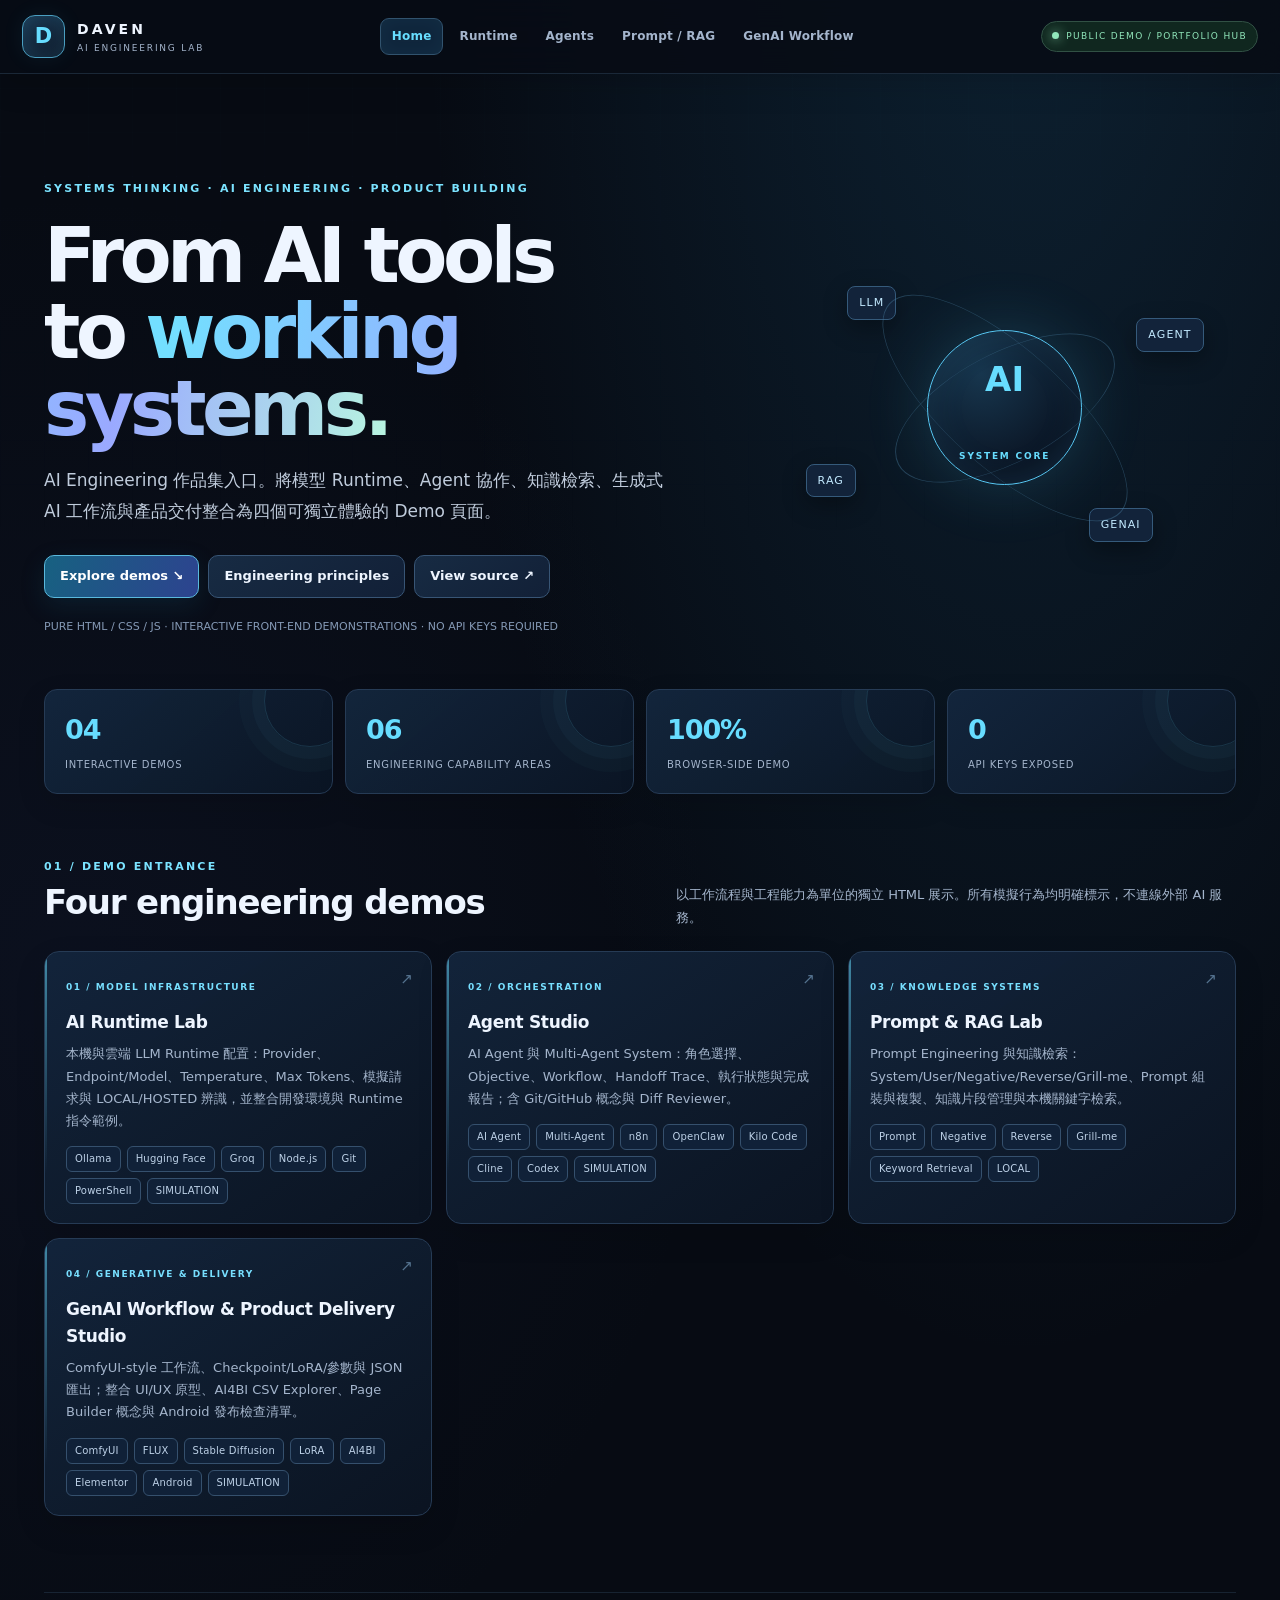
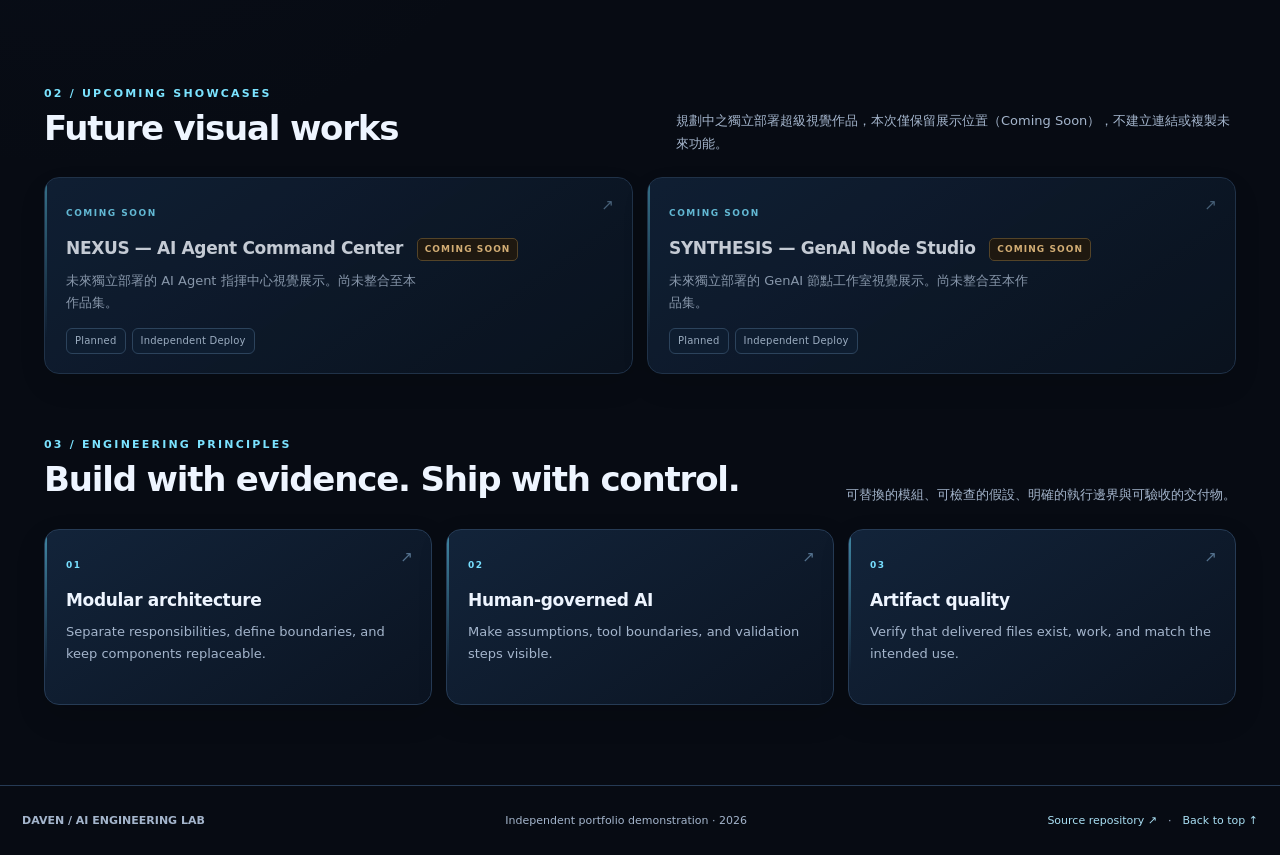
<file: index.html>
﻿<!doctype html>
<html lang="zh-Hant">
<head>
<meta charset="utf-8">
<meta name="viewport" content="width=device-width, initial-scale=1">
<meta name="theme-color" content="#080d18">
<meta name="description" content="Daven — AI Engineering Lab 作品集入口，四個獨立互動 Demo。">
<title>Daven | AI Engineering Lab</title>
<link rel="stylesheet" href="assets/demo.css">
</head>
<body>
<a class="skip-link" href="#capabilities">Skip to content</a>
<div class="page-progress" aria-hidden="true"><span id="pageProgressBar"></span></div>
<header class="top">
  <a class="brand" href="index.html"><span class="brand-mark">D</span><span><b>DAVEN</b><small>AI ENGINEERING LAB</small></span></a>
  <button class="nav-toggle" id="menuToggle" type="button" aria-expanded="false" aria-controls="primaryNav">MENU <span aria-hidden="true">☰</span></button>
  <nav class="nav" id="primaryNav" aria-label="Demo navigation">
    <a class="active" href="index.html" aria-current="page">Home</a>
    <a href="runtime.html">Runtime</a>
    <a href="agents.html">Agents</a>
    <a href="prompt-rag.html">Prompt / RAG</a>
    <a href="genai-workflow.html">GenAI Workflow</a>
  </nav>
  <span class="status"><i></i>PUBLIC DEMO / PORTFOLIO HUB</span>
</header>
<main id="home">
  <section class="hero">
    <div><div class="eyebrow">SYSTEMS THINKING · AI ENGINEERING · PRODUCT BUILDING</div><h1>From AI tools<br>to <em>working systems.</em></h1><p>AI Engineering 作品集入口。將模型 Runtime、Agent 協作、知識檢索、生成式 AI 工作流與產品交付整合為四個可獨立體驗的 Demo 頁面。</p><div class="actions"><a class="btn primary" href="#capabilities">Explore demos ↘</a><a class="btn" href="#principles">Engineering principles</a><a class="btn" href="https://github.com/jlyay45684/Daven_Demo" target="_blank" rel="noopener noreferrer">View source ↗</a></div><div class="hint">PURE HTML / CSS / JS · INTERACTIVE FRONT-END DEMONSTRATIONS · NO API KEYS REQUIRED</div></div>
    <div class="hero-art"><span class="sat s1">LLM</span><span class="sat s2">AGENT</span><span class="sat s3">RAG</span><span class="sat s4">GENAI</span><div class="orb">AI<small style="display:block;font-size:9px;letter-spacing:.2em">SYSTEM CORE</small></div></div>
  </section>
  <section class="stats"><div class="stat"><b>04</b><span>Interactive demos</span></div><div class="stat"><b>06</b><span>Engineering capability areas</span></div><div class="stat"><b>100%</b><span>Browser-side demo</span></div><div class="stat"><b>0</b><span>API keys exposed</span></div></section>

  <section id="capabilities"><div class="section-head"><div><div class="kicker">01 / DEMO ENTRANCE</div><h2>Four engineering demos</h2></div><p>以工作流程與工程能力為單位的獨立 HTML 展示。所有模擬行為均明確標示，不連線外部 AI 服務。</p></div>
    <div class="capgrid">
      <a class="cap" href="runtime.html"><span class="num">01 / MODEL INFRASTRUCTURE</span><h3>AI Runtime Lab</h3><p>本機與雲端 LLM Runtime 配置：Provider、Endpoint/Model、Temperature、Max Tokens、模擬請求與 LOCAL/HOSTED 辨識，並整合開發環境與 Runtime 指令範例。</p><div class="tags"><span>Ollama</span><span>Hugging Face</span><span>Groq</span><span>Node.js</span><span>Git</span><span>PowerShell</span><span>SIMULATION</span></div></a>
      <a class="cap" href="agents.html"><span class="num">02 / ORCHESTRATION</span><h3>Agent Studio</h3><p>AI Agent 與 Multi-Agent System：角色選擇、Objective、Workflow、Handoff Trace、執行狀態與完成報告；含 Git/GitHub 概念與 Diff Reviewer。</p><div class="tags"><span>AI Agent</span><span>Multi-Agent</span><span>n8n</span><span>OpenClaw</span><span>Kilo Code</span><span>Cline</span><span>Codex</span><span>SIMULATION</span></div></a>
      <a class="cap" href="prompt-rag.html"><span class="num">03 / KNOWLEDGE SYSTEMS</span><h3>Prompt &amp; RAG Lab</h3><p>Prompt Engineering 與知識檢索：System/User/Negative/Reverse/Grill-me、Prompt 組裝與複製、知識片段管理與本機關鍵字檢索。</p><div class="tags"><span>Prompt</span><span>Negative</span><span>Reverse</span><span>Grill-me</span><span>Keyword Retrieval</span><span>LOCAL</span></div></a>
      <a class="cap" href="genai-workflow.html"><span class="num">04 / GENERATIVE &amp; DELIVERY</span><h3>GenAI Workflow &amp; Product Delivery Studio</h3><p>ComfyUI-style 工作流、Checkpoint/LoRA/參數與 JSON 匯出；整合 UI/UX 原型、AI4BI CSV Explorer、Page Builder 概念與 Android 發布檢查清單。</p><div class="tags"><span>ComfyUI</span><span>FLUX</span><span>Stable Diffusion</span><span>LoRA</span><span>AI4BI</span><span>Elementor</span><span>Android</span><span>SIMULATION</span></div></a>
    </div>
  </section>

  <section id="upcoming" class="lab"><div class="section-head"><div><div class="kicker">02 / UPCOMING SHOWCASES</div><h2>Future visual works</h2></div><p>規劃中之獨立部署超級視覺作品，本次僅保留展示位置（Coming Soon），不建立連結或複製未來功能。</p></div>
    <div class="capgrid" style="grid-template-columns:repeat(2,1fr)">
      <div class="cap disabled" aria-disabled="true"><span class="num">COMING SOON</span><h3>NEXUS — AI Agent Command Center <span class="badge-soon">COMING SOON</span></h3><p>未來獨立部署的 AI Agent 指揮中心視覺展示。尚未整合至本作品集。</p><div class="tags"><span>Planned</span><span>Independent Deploy</span></div></div>
      <div class="cap disabled" aria-disabled="true"><span class="num">COMING SOON</span><h3>SYNTHESIS — GenAI Node Studio <span class="badge-soon">COMING SOON</span></h3><p>未來獨立部署的 GenAI 節點工作室視覺展示。尚未整合至本作品集。</p><div class="tags"><span>Planned</span><span>Independent Deploy</span></div></div>
    </div>
  </section>

  <section id="principles"><div class="section-head"><div><div class="kicker">03 / ENGINEERING PRINCIPLES</div><h2>Build with evidence. Ship with control.</h2></div><p>可替換的模組、可檢查的假設、明確的執行邊界與可驗收的交付物。</p></div><div class="capgrid"><div class="cap"><span class="num">01</span><h3>Modular architecture</h3><p>Separate responsibilities, define boundaries, and keep components replaceable.</p></div><div class="cap"><span class="num">02</span><h3>Human-governed AI</h3><p>Make assumptions, tool boundaries, and validation steps visible.</p></div><div class="cap"><span class="num">03</span><h3>Artifact quality</h3><p>Verify that delivered files exist, work, and match the intended use.</p></div></div></section>
</main>
<footer class="footer"><b>DAVEN / AI ENGINEERING LAB</b><span>Independent portfolio demonstration · 2026</span><span><a href="https://github.com/jlyay45684/Daven_Demo" target="_blank" rel="noopener noreferrer">Source repository ↗</a>　·　<a href="#home">Back to top ↑</a></span></footer>
<div class="toast" id="toast" role="status" aria-live="polite"></div>
<script src="assets/common.js" defer></script>
</body>
</html>
</file>
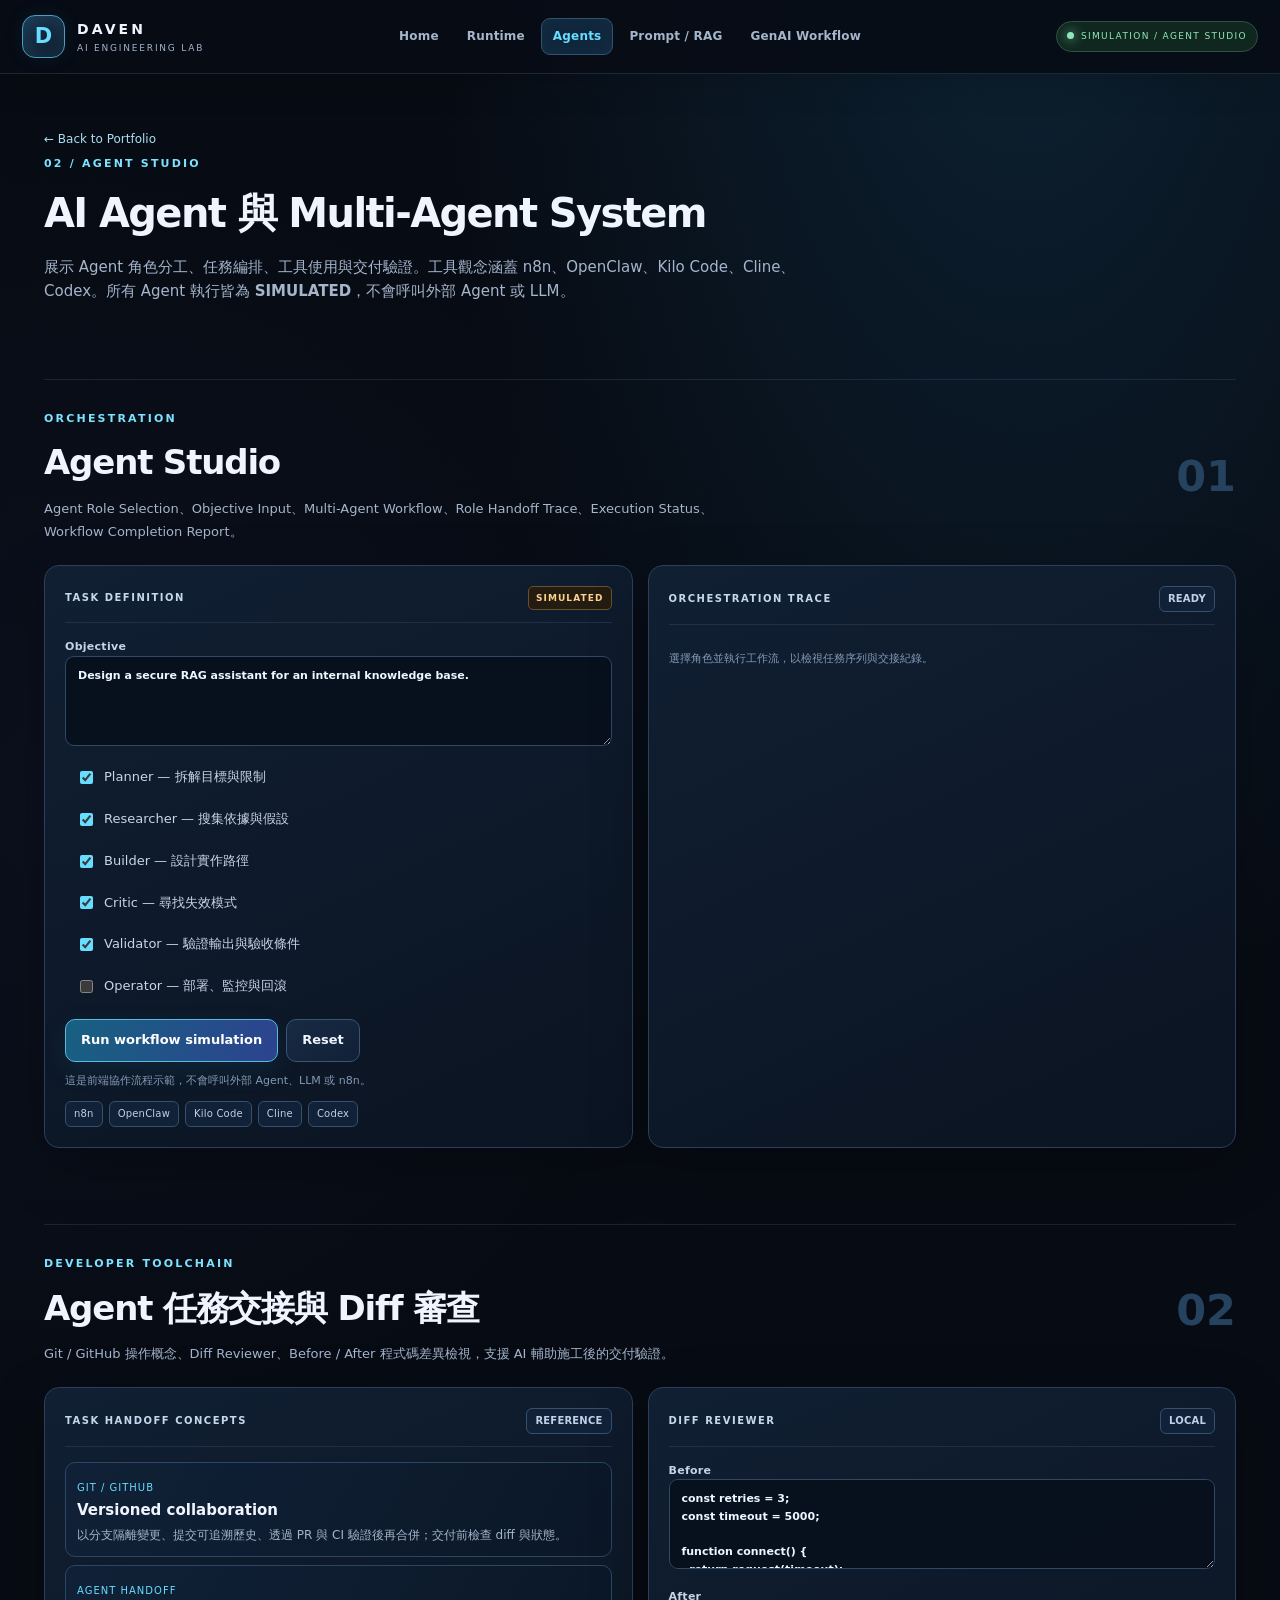
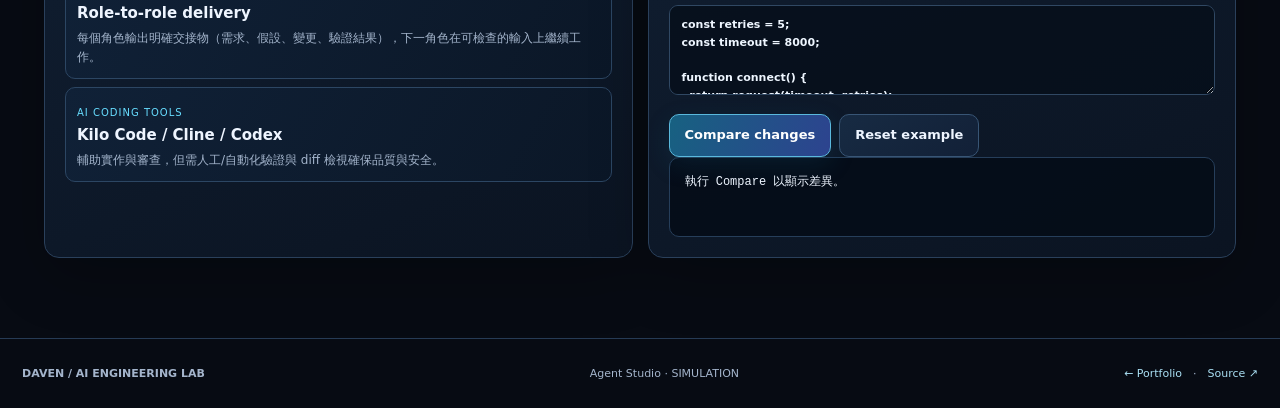
<file: agents.html>
﻿<!doctype html>
<html lang="zh-Hant">
<head>
<meta charset="utf-8">
<meta name="viewport" content="width=device-width, initial-scale=1">
<meta name="theme-color" content="#080d18">
<meta name="description" content="Agent Studio — AI Agent 與 Multi-Agent System 協作流程展示 (SIMULATION)。">
<title>Agent Studio | Daven Demo</title>
<link rel="stylesheet" href="assets/demo.css">
</head>
<body>
<a class="skip-link" href="#main">Skip to content</a>
<div class="page-progress" aria-hidden="true"><span id="pageProgressBar"></span></div>
<header class="top">
  <a class="brand" href="index.html"><span class="brand-mark">D</span><span><b>DAVEN</b><small>AI ENGINEERING LAB</small></span></a>
  <button class="nav-toggle" id="menuToggle" type="button" aria-expanded="false" aria-controls="primaryNav">MENU <span aria-hidden="true">☰</span></button>
  <nav class="nav" id="primaryNav" aria-label="Demo navigation">
    <a href="index.html">Home</a>
    <a href="runtime.html">Runtime</a>
    <a class="active" href="agents.html" aria-current="page">Agents</a>
    <a href="prompt-rag.html">Prompt / RAG</a>
    <a href="genai-workflow.html">GenAI Workflow</a>
  </nav>
  <span class="status"><i></i>SIMULATION / AGENT STUDIO</span>
</header>
<main id="main">
  <a class="back-link" href="index.html">← Back to Portfolio</a>
  <div class="kicker">02 / AGENT STUDIO</div>
  <h1 style="margin:8px 0 6px;font-size:clamp(28px,4vw,40px);letter-spacing:-.04em">AI Agent 與 Multi-Agent System</h1>
  <p class="page-intro">展示 Agent 角色分工、任務編排、工具使用與交付驗證。工具觀念涵蓋 n8n、OpenClaw、Kilo Code、Cline、Codex。所有 Agent 執行皆為 <strong>SIMULATED</strong>，不會呼叫外部 Agent 或 LLM。</p>

  <section class="lab" id="agents"><div class="lab-head"><div><div class="kicker">ORCHESTRATION</div><h2>Agent Studio</h2><p>Agent Role Selection、Objective Input、Multi-Agent Workflow、Role Handoff Trace、Execution Status、Workflow Completion Report。</p></div><span class="num">01</span></div><div class="workbench">
    <div class="panel"><div class="panel-title">TASK DEFINITION <span class="sim">SIMULATED</span></div><label class="label" for="objective">Objective<textarea id="objective">Design a secure RAG assistant for an internal knowledge base.</textarea></label><div id="agentChoices">
      <label class="checkrow"><input type="checkbox" value="Planner" checked> Planner — 拆解目標與限制</label><label class="checkrow"><input type="checkbox" value="Researcher" checked> Researcher — 搜集依據與假設</label><label class="checkrow"><input type="checkbox" value="Builder" checked> Builder — 設計實作路徑</label><label class="checkrow"><input type="checkbox" value="Critic" checked> Critic — 尋找失效模式</label><label class="checkrow"><input type="checkbox" value="Validator" checked> Validator — 驗證輸出與驗收條件</label><label class="checkrow"><input type="checkbox" value="Operator"> Operator — 部署、監控與回滾</label></div><div class="actions-sm"><button class="btn primary" id="runAgents" type="button">Run workflow simulation</button><button class="btn" id="resetAgents" type="button">Reset</button></div><p class="hint">這是前端協作流程示範，不會呼叫外部 Agent、LLM 或 n8n。</p><div class="tags" style="margin-top:12px"><span>n8n</span><span>OpenClaw</span><span>Kilo Code</span><span>Cline</span><span>Codex</span></div></div>
    <div class="panel"><div class="panel-title">ORCHESTRATION TRACE <span class="pill" id="agentState">READY</span></div><div class="trace" id="agentTrace"><div class="hint">選擇角色並執行工作流，以檢視任務序列與交接紀錄。</div></div></div>
  </div></section>

  <section class="lab" id="devtools"><div class="lab-head"><div><div class="kicker">DEVELOPER TOOLCHAIN</div><h2>Agent 任務交接與 Diff 審查</h2><p>Git / GitHub 操作概念、Diff Reviewer、Before / After 程式碼差異檢視，支援 AI 輔助施工後的交付驗證。</p></div><span class="num">02</span></div><div class="workbench">
    <div class="panel"><div class="panel-title">TASK HANDOFF CONCEPTS <span class="pill">REFERENCE</span></div><div class="trace"><div class="trace-item"><small>GIT / GITHUB</small><b>Versioned collaboration</b><p>以分支隔離變更、提交可追溯歷史、透過 PR 與 CI 驗證後再合併；交付前檢查 diff 與狀態。</p></div><div class="trace-item"><small>AGENT HANDOFF</small><b>Role-to-role delivery</b><p>每個角色輸出明確交接物（需求、假設、變更、驗證結果），下一角色在可檢查的輸入上繼續工作。</p></div><div class="trace-item"><small>AI CODING TOOLS</small><b>Kilo Code / Cline / Codex</b><p>輔助實作與審查，但需人工/自動化驗證與 diff 檢視確保品質與安全。</p></div></div></div>
    <div class="panel"><div class="panel-title">DIFF REVIEWER <span class="pill">LOCAL</span></div><label class="label" for="before">Before<textarea id="before">const retries = 3;
const timeout = 5000;

function connect() {
  return request(timeout);
}</textarea></label><label class="label" for="after">After<textarea id="after">const retries = 5;
const timeout = 8000;

function connect() {
  return request(timeout, retries);
}</textarea></label><div class="actions-sm"><button class="btn primary" id="compareDiff" type="button">Compare changes</button><button class="btn" id="resetDiff" type="button">Reset example</button></div><div class="diff" id="diffOutput" aria-live="polite">執行 Compare 以顯示差異。</div></div>
  </div></section>
</main>
<footer class="footer"><b>DAVEN / AI ENGINEERING LAB</b><span>Agent Studio · SIMULATION</span><span><a href="index.html">← Portfolio</a>　·　<a href="https://github.com/jlyay45684/Daven_Demo" target="_blank" rel="noopener noreferrer">Source ↗</a></span></footer>
<div class="toast" id="toast" role="status" aria-live="polite"></div>
<script src="assets/common.js" defer></script>
<script src="assets/agents.js" defer></script>
</body>
</html>
</file>
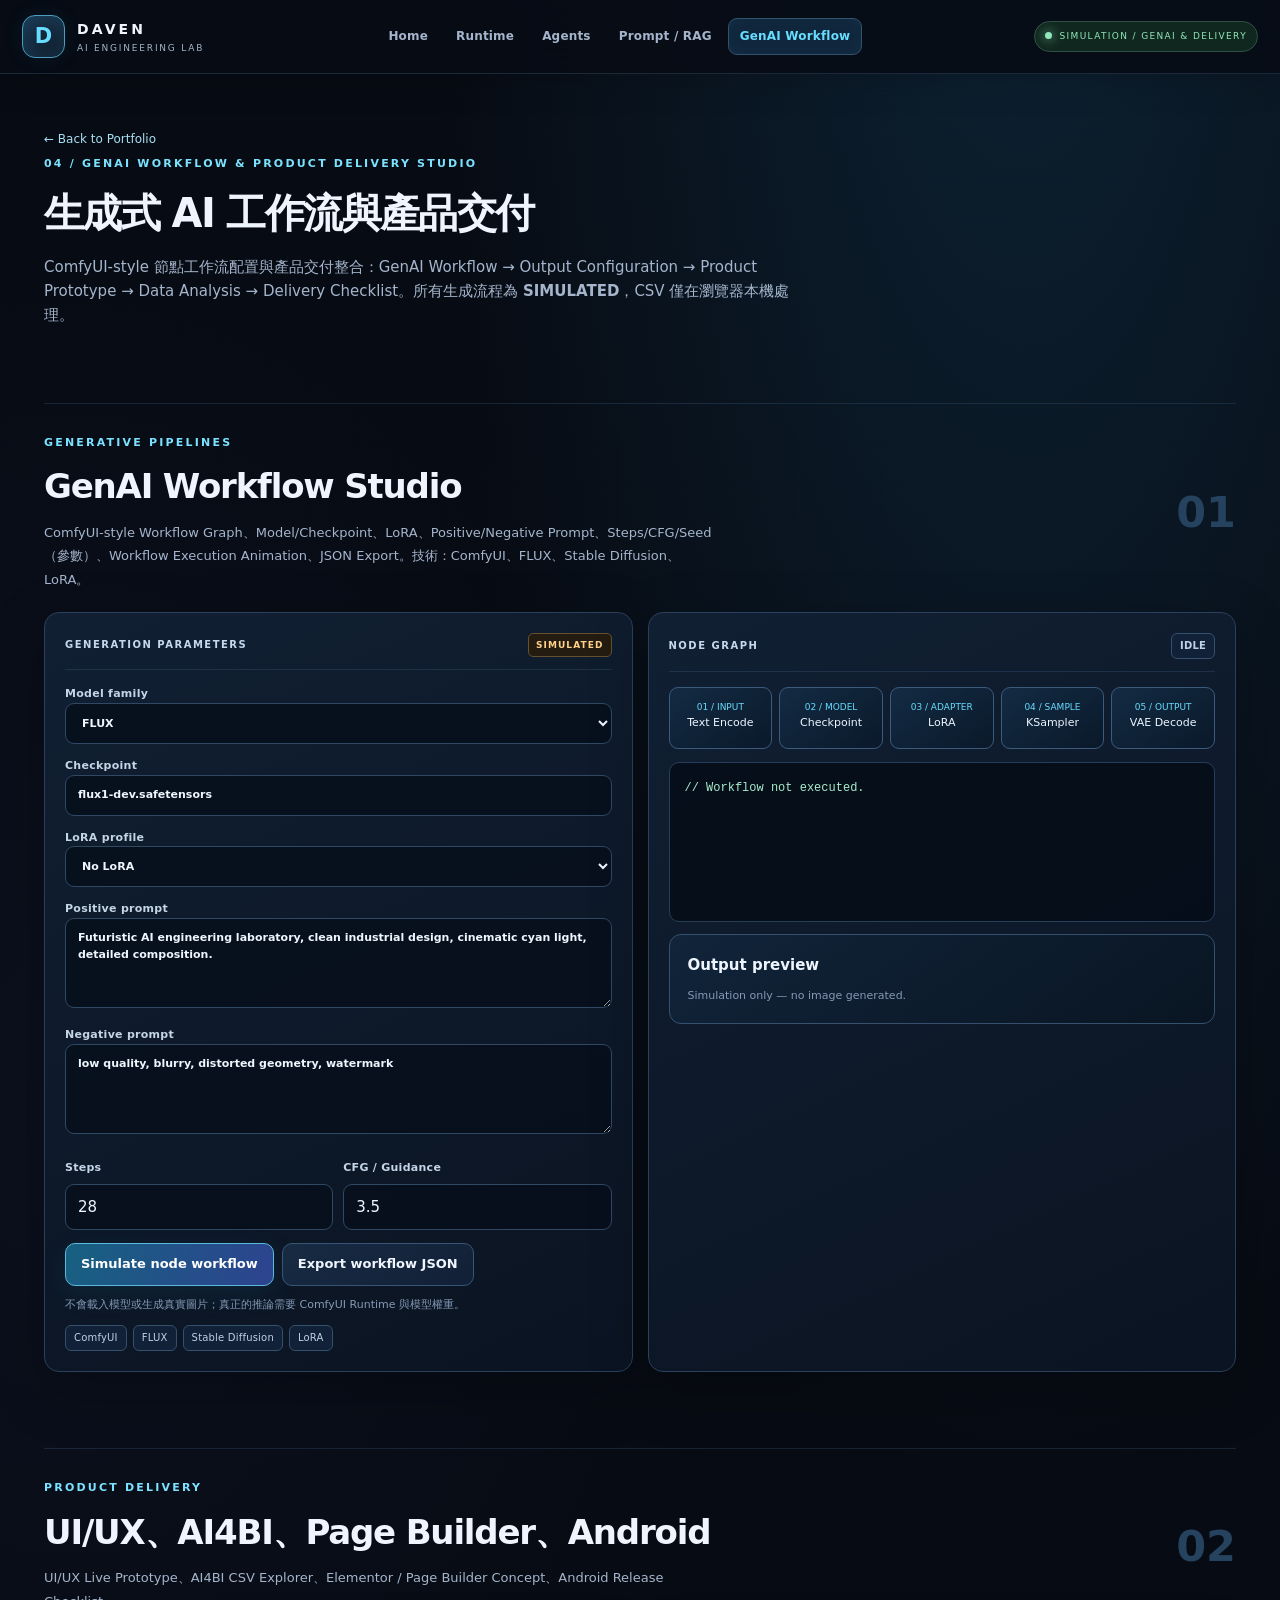
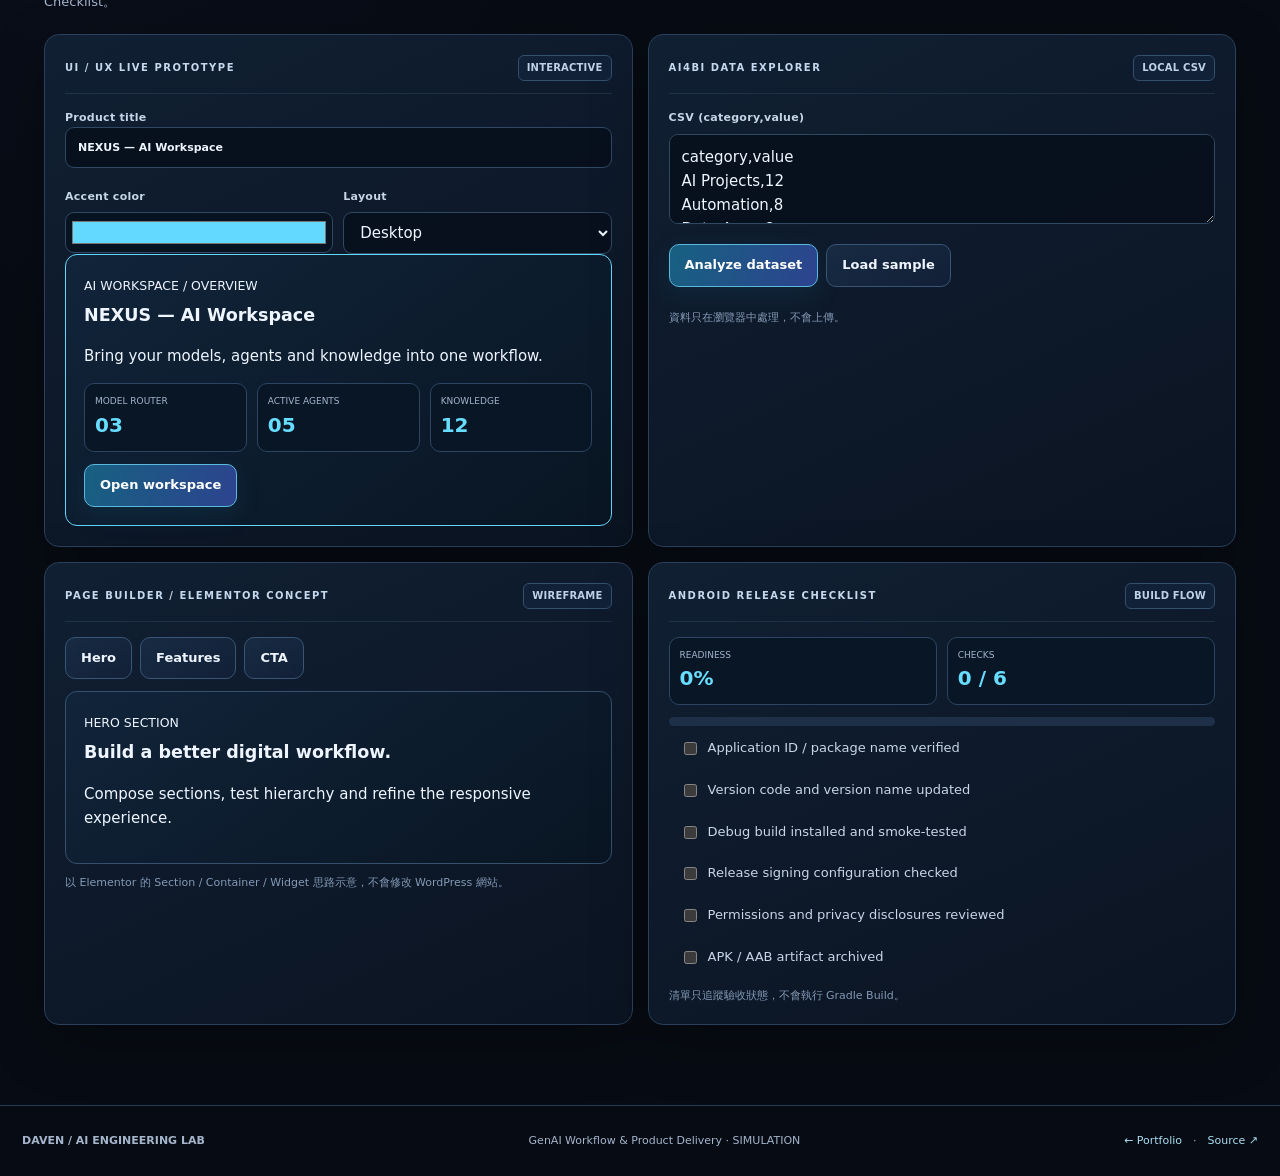
<file: genai-workflow.html>
﻿<!doctype html>
<html lang="zh-Hant">
<head>
<meta charset="utf-8">
<meta name="viewport" content="width=device-width, initial-scale=1">
<meta name="theme-color" content="#080d18">
<meta name="description" content="GenAI Workflow & Product Delivery Studio — 生成式 AI 工作流與產品交付展示 (SIMULATION)。">
<title>GenAI Workflow &amp; Product Delivery | Daven Demo</title>
<link rel="stylesheet" href="assets/demo.css">
</head>
<body>
<a class="skip-link" href="#main">Skip to content</a>
<div class="page-progress" aria-hidden="true"><span id="pageProgressBar"></span></div>
<header class="top">
  <a class="brand" href="index.html"><span class="brand-mark">D</span><span><b>DAVEN</b><small>AI ENGINEERING LAB</small></span></a>
  <button class="nav-toggle" id="menuToggle" type="button" aria-expanded="false" aria-controls="primaryNav">MENU <span aria-hidden="true">☰</span></button>
  <nav class="nav" id="primaryNav" aria-label="Demo navigation">
    <a href="index.html">Home</a>
    <a href="runtime.html">Runtime</a>
    <a href="agents.html">Agents</a>
    <a href="prompt-rag.html">Prompt / RAG</a>
    <a class="active" href="genai-workflow.html" aria-current="page">GenAI Workflow</a>
  </nav>
  <span class="status"><i></i>SIMULATION / GENAI &amp; DELIVERY</span>
</header>
<main id="main">
  <a class="back-link" href="index.html">← Back to Portfolio</a>
  <div class="kicker">04 / GENAI WORKFLOW &amp; PRODUCT DELIVERY STUDIO</div>
  <h1 style="margin:8px 0 6px;font-size:clamp(28px,4vw,40px);letter-spacing:-.04em">生成式 AI 工作流與產品交付</h1>
  <p class="page-intro">ComfyUI-style 節點工作流配置與產品交付整合：GenAI Workflow → Output Configuration → Product Prototype → Data Analysis → Delivery Checklist。所有生成流程為 <strong>SIMULATED</strong>，CSV 僅在瀏覽器本機處理。</p>

  <section class="lab" id="genai"><div class="lab-head"><div><div class="kicker">GENERATIVE PIPELINES</div><h2>GenAI Workflow Studio</h2><p>ComfyUI-style Workflow Graph、Model/Checkpoint、LoRA、Positive/Negative Prompt、Steps/CFG/Seed（參數）、Workflow Execution Animation、JSON Export。技術：ComfyUI、FLUX、Stable Diffusion、LoRA。</p></div><span class="num">01</span></div><div class="workbench">
    <div class="panel"><div class="panel-title">GENERATION PARAMETERS <span class="sim">SIMULATED</span></div><label class="label" for="genModel">Model family<select id="genModel"><option>FLUX</option><option>Stable Diffusion XL</option><option>Stable Diffusion 1.5</option></select></label><label class="label" for="checkpoint">Checkpoint<input id="checkpoint" type="text" value="flux1-dev.safetensors"></label><label class="label" for="lora">LoRA profile<select id="lora"><option>No LoRA</option><option>Cinematic detail · 0.75</option><option>Character consistency · 0.65</option><option>Product photography · 0.70</option></select></label><label class="label" for="positive">Positive prompt<textarea id="positive">Futuristic AI engineering laboratory, clean industrial design, cinematic cyan light, detailed composition.</textarea></label><label class="label" for="negative">Negative prompt<textarea id="negative">low quality, blurry, distorted geometry, watermark</textarea></label><div class="grid2"><div><label class="label" for="steps">Steps</label><input id="steps" type="number" value="28" min="1" max="100"></div><div><label class="label" for="cfg">CFG / Guidance</label><input id="cfg" type="number" value="3.5" min="1" max="20" step=".5"></div></div><div class="actions-sm"><button class="btn primary" id="runGen" type="button">Simulate node workflow</button><button class="btn" id="exportGen" type="button">Export workflow JSON</button></div><p class="hint">不會載入模型或生成真實圖片；真正的推論需要 ComfyUI Runtime 與模型權重。</p><div class="tags" style="margin-top:12px"><span>ComfyUI</span><span>FLUX</span><span>Stable Diffusion</span><span>LoRA</span></div></div>
    <div class="panel"><div class="panel-title">NODE GRAPH <span class="pill" id="genState">IDLE</span></div><div class="nodegraph" id="nodeGraph"><div class="node"><small>01 / INPUT</small>Text Encode</div><div class="node"><small>02 / MODEL</small>Checkpoint</div><div class="node"><small>03 / ADAPTER</small>LoRA</div><div class="node"><small>04 / SAMPLE</small>KSampler</div><div class="node"><small>05 / OUTPUT</small>VAE Decode</div></div><div class="output" id="genLog" style="margin-top:13px" aria-live="polite">// Workflow not executed.</div><div class="preview" id="genPreview" style="margin-top:12px"><b>Output preview</b><p class="hint">Simulation only — no image generated.</p></div></div>
  </div></section>

  <section class="lab" id="product"><div class="lab-head"><div><div class="kicker">PRODUCT DELIVERY</div><h2>UI/UX、AI4BI、Page Builder、Android</h2><p>UI/UX Live Prototype、AI4BI CSV Explorer、Elementor / Page Builder Concept、Android Release Checklist。</p></div><span class="num">02</span></div><div class="workbench">
    <div class="panel"><div class="panel-title">UI / UX LIVE PROTOTYPE <span class="pill">INTERACTIVE</span></div><label class="label" for="productTitle">Product title<input id="productTitle" type="text" value="NEXUS — AI Workspace"></label><div class="grid2"><div><label class="label" for="productColor">Accent color</label><input id="productColor" type="color" value="#63d9ff"></div><div><label class="label" for="productLayout">Layout</label><select id="productLayout"><option value="wide">Desktop</option><option value="mobile">Mobile</option></select></div></div><div class="preview" id="prototype"><small>AI WORKSPACE / OVERVIEW</small><h3 id="prototypeTitle">NEXUS — AI Workspace</h3><p>Bring your models, agents and knowledge into one workflow.</p><div class="kpis"><div><small>MODEL ROUTER</small><b>03</b></div><div><small>ACTIVE AGENTS</small><b>05</b></div><div><small>KNOWLEDGE</small><b>12</b></div></div><button class="btn primary" id="prototypeAction" type="button">Open workspace</button><span id="prototypeFeedback" class="hint"></span></div></div>
    <div class="panel"><div class="panel-title">AI4BI DATA EXPLORER <span class="pill">LOCAL CSV</span></div><label class="label" for="csv">CSV (category,value)</label><textarea id="csv">category,value
AI Projects,12
Automation,8
Data Apps,6
Prototypes,10</textarea><div class="actions-sm"><button class="btn primary" id="analyzeCsv" type="button">Analyze dataset</button><button class="btn" id="sampleCsv" type="button">Load sample</button></div><div id="biOutput" class="trace" style="margin-top:12px"><div class="hint">資料只在瀏覽器中處理，不會上傳。</div></div></div>
    <div class="panel"><div class="panel-title">PAGE BUILDER / ELEMENTOR CONCEPT <span class="pill">WIREFRAME</span></div><div class="actions-sm"><button class="btn builder active" data-block="hero" type="button">Hero</button><button class="btn builder" data-block="features" type="button">Features</button><button class="btn builder" data-block="cta" type="button">CTA</button></div><div id="builderPreview" class="preview" style="margin-top:12px"><small>HERO SECTION</small><h3>Build a better digital workflow.</h3><p>Compose sections, test hierarchy and refine the responsive experience.</p></div><p class="hint">以 Elementor 的 Section / Container / Widget 思路示意，不會修改 WordPress 網站。</p></div>
    <div class="panel"><div class="panel-title">ANDROID RELEASE CHECKLIST <span class="pill">BUILD FLOW</span></div><div class="kpis"><div><small>READINESS</small><b id="releasePercent">0%</b></div><div><small>CHECKS</small><b id="releaseCount">0 / 6</b></div></div><div class="bar"><i id="releaseBar"></i></div><div id="releaseChecks"><label class="checkrow"><input type="checkbox"> Application ID / package name verified</label><label class="checkrow"><input type="checkbox"> Version code and version name updated</label><label class="checkrow"><input type="checkbox"> Debug build installed and smoke-tested</label><label class="checkrow"><input type="checkbox"> Release signing configuration checked</label><label class="checkrow"><input type="checkbox"> Permissions and privacy disclosures reviewed</label><label class="checkrow"><input type="checkbox"> APK / AAB artifact archived</label></div><p class="hint">清單只追蹤驗收狀態，不會執行 Gradle Build。</p></div>
  </div></section>
</main>
<footer class="footer"><b>DAVEN / AI ENGINEERING LAB</b><span>GenAI Workflow &amp; Product Delivery · SIMULATION</span><span><a href="index.html">← Portfolio</a>　·　<a href="https://github.com/jlyay45684/Daven_Demo" target="_blank" rel="noopener noreferrer">Source ↗</a></span></footer>
<div class="toast" id="toast" role="status" aria-live="polite"></div>
<script src="assets/common.js" defer></script>
<script src="assets/genai-workflow.js" defer></script>
</body>
</html>
</file>
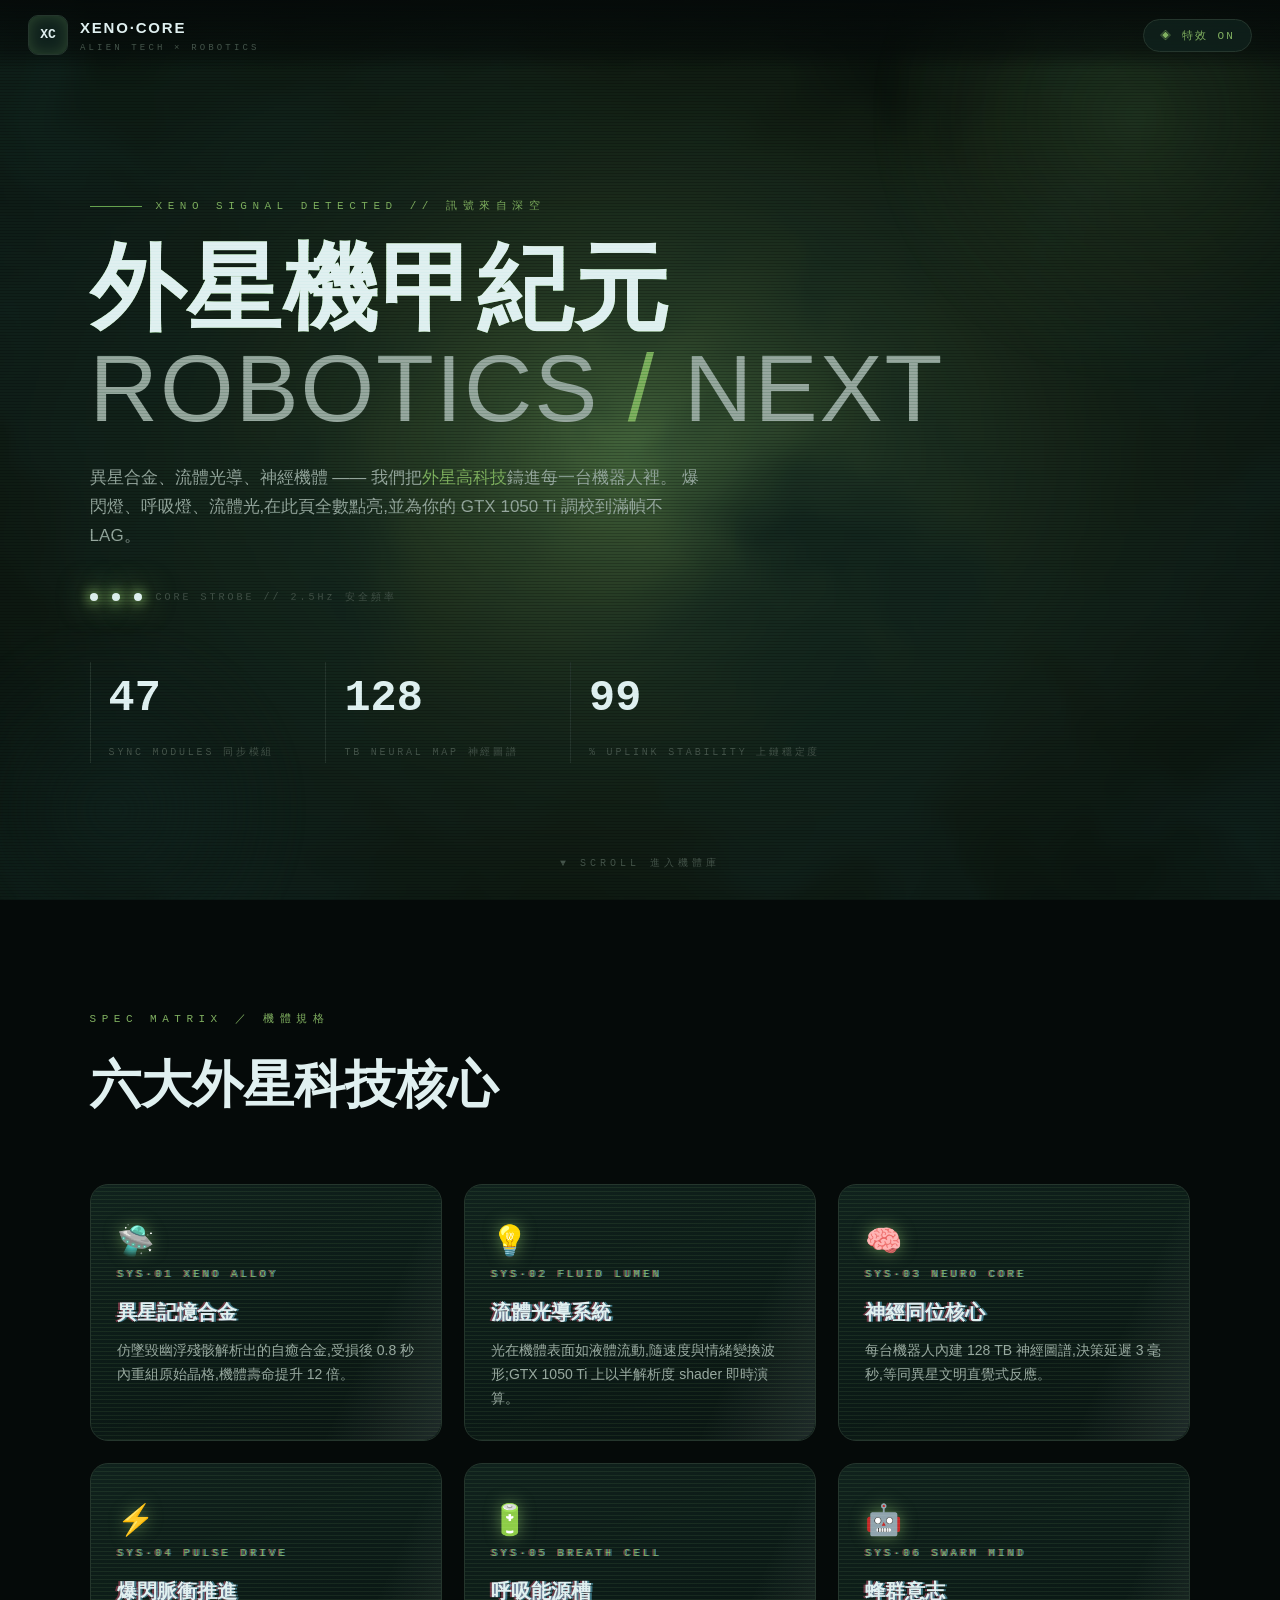
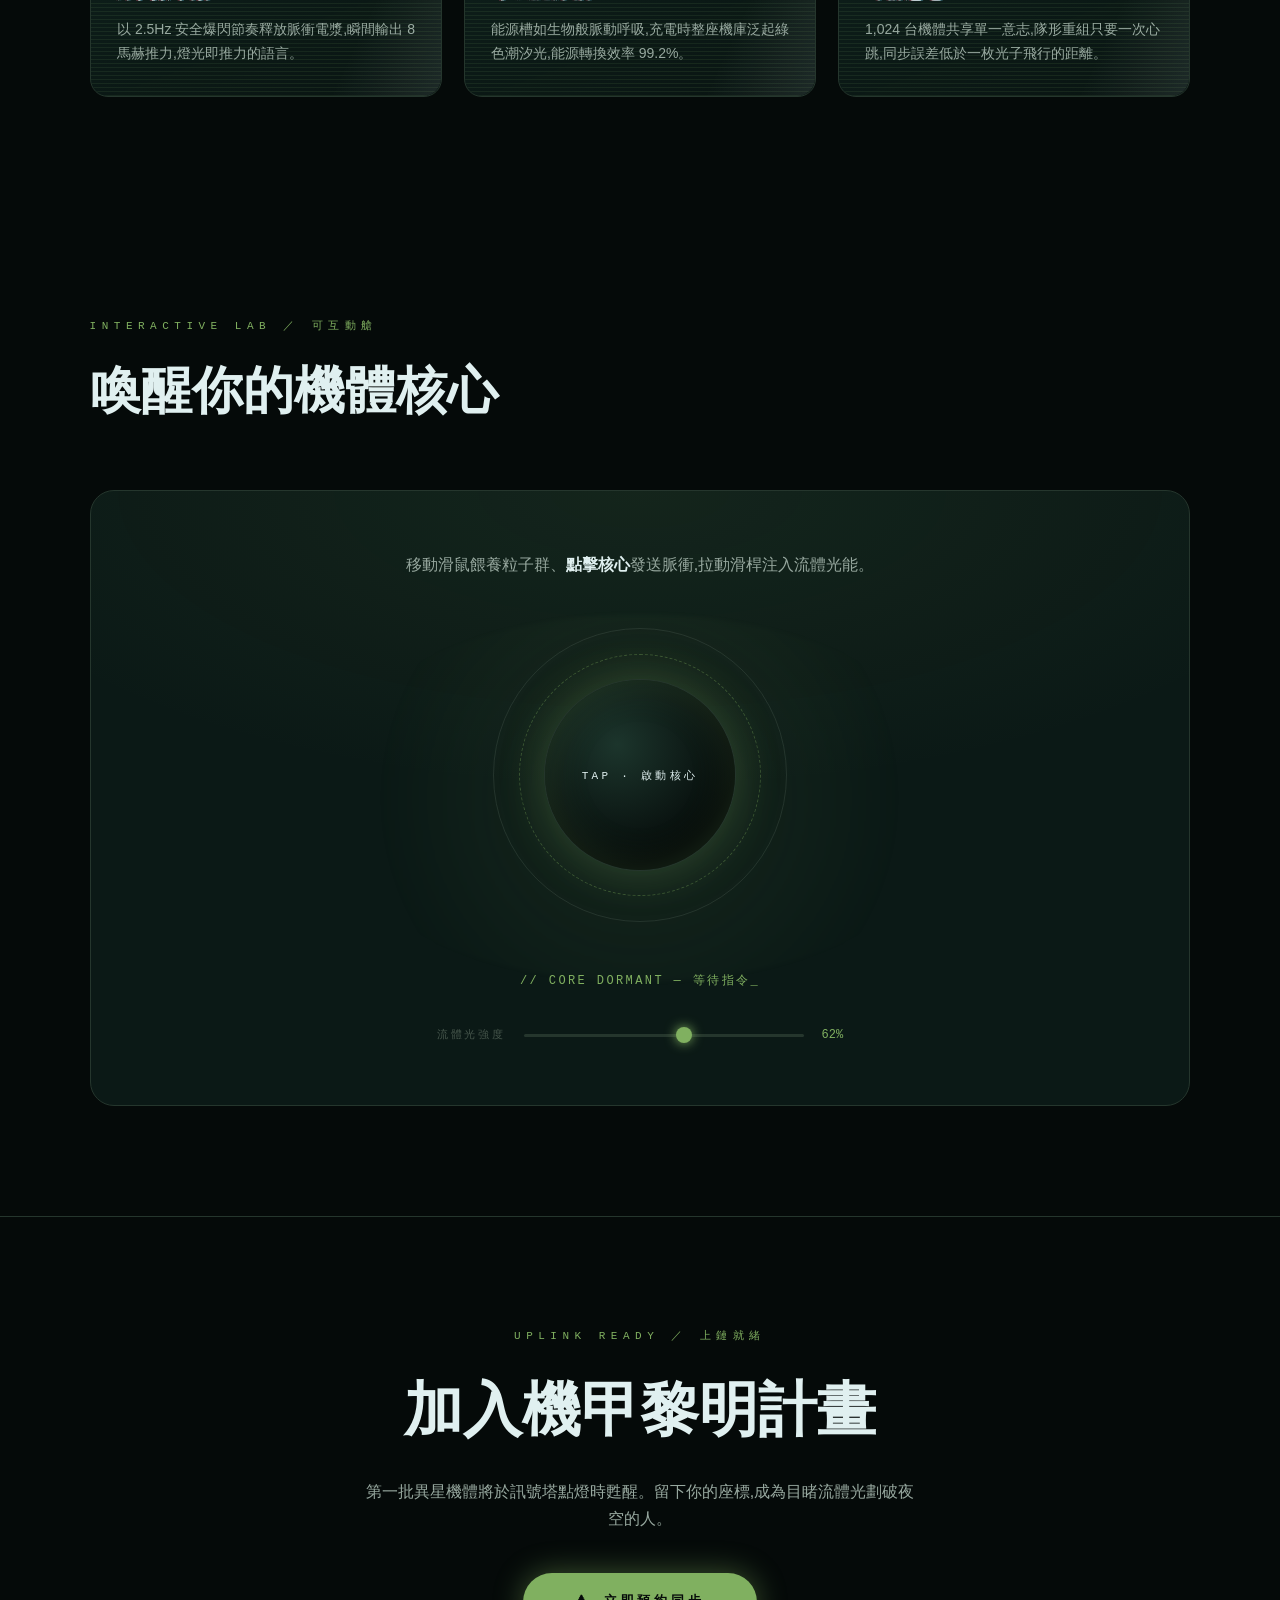
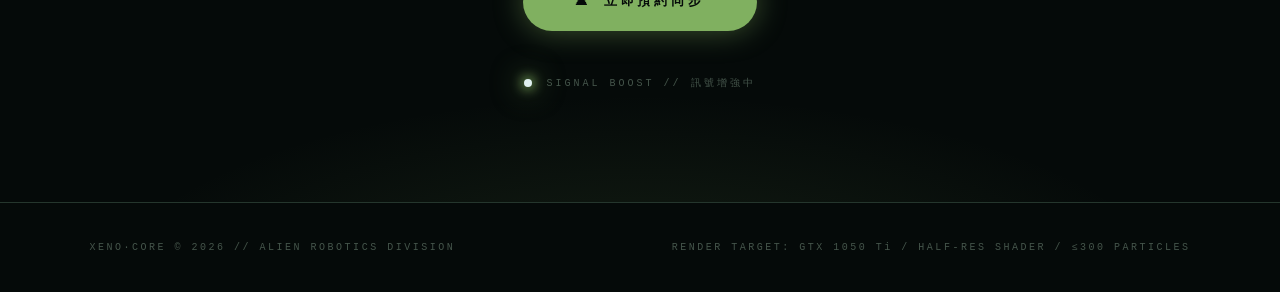
<file: index_ Armor.html>
<!DOCTYPE html>
<html lang="zh-Hant">
<head>
<meta charset="UTF-8">
<meta name="viewport" content="width=device-width, initial-scale=1.0">
<title>XENO·CORE ／ 外星科技 × ROBOTICS</title>
<style>
/* ============================================================
   PALETTE — measured from source image (PIL k-means, 7 clusters)
   ============================================================ */
:root{
  --bg-deep:   #050A09;  /* 19.6% 深淵黑綠 */
  --bg-main:   #0B1916;  /* 31.0% 主底色   */
  --bg-panel:  #10221D;  /* 25.0% 面板綠   */
  --line:      #25362D;  /* 5.3%  邊框線   */
  --sage:      #45554B;  /* 4.2%  霧灰綠   */
  --text:      #97A89F;  /* 1.5%  內文色   */
  --accent:    #80B060;  /* 高亮輝光綠(實測 bright cluster) */
  --flash:     #E0F0F0;  /* 近白爆閃(實測 bright cluster)   */
  --font-sans:"Noto Sans TC","PingFang TC","Microsoft JhengHei",sans-serif;
  --font-mono:"JetBrains Mono","Cascadia Code",Consolas,monospace;
}
*{margin:0;padding:0;box-sizing:border-box}
html{scroll-behavior:smooth}
body{
  background:var(--bg-deep);
  color:var(--text);
  font-family:var(--font-sans);
  overflow-x:hidden;
  line-height:1.7;
}
::selection{background:var(--accent);color:var(--bg-deep)}
/* ---------- 掃描線全螢幕疊層(純 CSS,不占 JS) ---------- */
.scanlines{
  position:fixed;inset:0;z-index:60;pointer-events:none;
  background:repeating-linear-gradient(0deg,rgba(5,10,9,.22) 0 1px,transparent 1px 3px);
  mix-blend-mode:overlay;
}
.scanlines::after{
  content:"";position:absolute;left:0;right:0;height:22vh;
  background:linear-gradient(180deg,transparent,rgba(128,176,96,.055),transparent);
  animation:sweep 7s linear infinite;
}
@keyframes sweep{from{top:-25vh}to{top:110vh}}
/* ---------- 呼吸光暈(只動 opacity/transform) ---------- */
.breath{
  position:absolute;border-radius:50%;filter:blur(2px);pointer-events:none;
  animation:breath 5.2s ease-in-out infinite;will-change:transform,opacity;
}
@keyframes breath{
  0%,100%{opacity:.25;transform:scale(.92)}
  50%{opacity:.85;transform:scale(1.08)}
}
/* ---------- 線性強光:雷射光束掃掠(只動 transform/opacity) ---------- */
.beams{position:absolute;inset:0;z-index:2;pointer-events:none;overflow:hidden}
.beam{
  position:absolute;width:160%;height:2px;left:-30%;
  background:linear-gradient(90deg,transparent 2%,rgba(128,176,96,.55) 30%,rgba(224,240,240,.98) 50%,rgba(128,176,96,.55) 70%,transparent 98%);
  box-shadow:0 0 18px 2px rgba(128,176,96,.5),0 0 60px 8px rgba(128,176,96,.18);
  opacity:0;will-change:transform,opacity;
}
.beam.b1{top:20%;transform:rotate(16deg);animation:beamSweep 8s cubic-bezier(.4,0,.2,1) infinite}
.beam.b2{top:47%;transform:rotate(-12deg);animation:beamSweep 12s cubic-bezier(.4,0,.2,1) infinite 2.8s}
.beam.b3{top:72%;transform:rotate(9deg);animation:beamSweep 10s cubic-bezier(.4,0,.2,1) infinite 5.6s}
@keyframes beamSweep{
  0%{opacity:0;transform:rotate(16deg) translateX(-55%) scaleX(.25)}
  10%{opacity:.95}
  32%{opacity:.95}
  48%,100%{opacity:0;transform:rotate(16deg) translateX(55%) scaleX(1.1)}
}
.beam.b2{animation-name:beamSweep2}
@keyframes beamSweep2{
  0%{opacity:0;transform:rotate(-12deg) translateX(-55%) scaleX(.3)}
  10%{opacity:.9}
  34%{opacity:.9}
  50%,100%{opacity:0;transform:rotate(-12deg) translateX(55%) scaleX(1.05)}
}
.beam.b3{animation-name:beamSweep3}
@keyframes beamSweep3{
  0%{opacity:0;transform:rotate(9deg) translateX(-55%) scaleX(.2)}
  12%{opacity:.85}
  30%{opacity:.85}
  46%,100%{opacity:0;transform:rotate(9deg) translateX(55%) scaleX(1.1)}
}
/* ---------- 衝擊波光環:單一 canvas 物件池,lighter 疊光,零 DOM 開銷 ---------- */
#rings{position:fixed;inset:0;width:100%;height:100%;z-index:55;pointer-events:none}
#ship{position:fixed;inset:0;width:100%;height:100%;z-index:3;pointer-events:none;opacity:.9}
/* ---------- 局部全息效果:只套用在特性卡(非全螢幕) ---------- */
.card.holo::after{
  content:"";position:absolute;inset:0;border-radius:18px;pointer-events:none;z-index:1;
  background:
    repeating-linear-gradient(0deg,rgba(128,176,96,.10) 0 1px,transparent 1px 4px),
    linear-gradient(115deg,transparent 30%,rgba(224,240,240,.16) 46%,rgba(128,176,96,.22) 50%,rgba(224,240,240,.16) 54%,transparent 70%);
  background-size:100% 100%,300% 100%;
  animation:holoFlicker 3.7s steps(1) infinite,holoSweep 6s linear infinite;
  mix-blend-mode:screen;
}
@keyframes holoFlicker{0%,100%{opacity:.75}7%{opacity:.4}9%{opacity:.8}54%{opacity:.55}56%{opacity:.85}78%{opacity:.45}80%{opacity:.75}}
@keyframes holoSweep{0%{background-position:0 0,120% 0}100%{background-position:0 0,-80% 0}}
.card.holo h3{text-shadow:1.8px 0 rgba(110,215,255,.45),-1.8px 0 rgba(255,90,130,.4)}
.card.holo .id{text-shadow:1.2px 0 rgba(110,215,255,.5),-1.2px 0 rgba(255,90,130,.45)}
.card.holo .ic{animation:holoFlicker 2.9s steps(1) infinite}
/* ---------- 爆閃燈:週期 0.4s = 2.5 flash/s(< 3Hz 安全) ---------- */
.strobe{
  width:8px;height:8px;border-radius:50%;background:var(--flash);
  box-shadow:0 0 12px 2px var(--accent),0 0 30px 6px rgba(128,176,96,.35);
  animation:strobe 0.4s steps(1) infinite;will-change:opacity;
}
@keyframes strobe{0%{opacity:1}8%{opacity:.08}50%{opacity:1}58%{opacity:.08}100%{opacity:.08}}
/* ---------- 故障字 ---------- */
.glitch{position:relative;display:inline-block;color:var(--flash)}
.glitch::before,.glitch::after{
  content:attr(data-text);position:absolute;inset:0;overflow:hidden;
}
.glitch::before{color:var(--accent);z-index:-1;animation:gl1 3.2s infinite steps(1)}
.glitch::after{color:#3d6b4f;z-index:-2;animation:gl2 2.7s infinite steps(1)}
@keyframes gl1{0%,92%{transform:none;clip-path:inset(0 0 0 0)}
  93%{transform:translate(-6px,2px);clip-path:inset(12% 0 55% 0)}
  96%{transform:translate(5px,-1px);clip-path:inset(60% 0 8% 0)}
  98%{transform:none;clip-path:inset(0 0 0 0)}}
@keyframes gl2{0%,88%{transform:none;clip-path:inset(0 0 0 0)}
  89%{transform:translate(6px,-2px);clip-path:inset(40% 0 30% 0)}
  93%{transform:translate(-5px,1px);clip-path:inset(75% 0 3% 0)}
  95%{transform:none;clip-path:inset(0 0 0 0)}}
/* ---------- 導覽 ---------- */
nav{
  position:fixed;top:0;left:0;right:0;z-index:100;
  display:flex;align-items:center;justify-content:space-between;
  padding:14px 28px;
  background:linear-gradient(180deg,rgba(5,10,9,.92),rgba(5,10,9,.55) 70%,transparent);
  backdrop-filter:none;
}
.logo{display:flex;align-items:center;gap:12px}
.logo-mark{
  width:40px;height:40px;border-radius:10px;display:grid;place-items:center;
  background:var(--bg-panel);border:1px solid var(--line);
  color:var(--flash);font-family:var(--font-mono);font-weight:700;font-size:13px;
  box-shadow:inset 0 0 14px rgba(128,176,96,.25);
  animation:breath 4.5s ease-in-out infinite;
}
.logo small{display:block;font-family:var(--font-mono);font-size:9px;letter-spacing:.35em;color:var(--sage)}
.logo b{color:var(--flash);letter-spacing:.12em;font-size:15px}
.fx-toggle{
  font-family:var(--font-mono);font-size:11px;letter-spacing:.2em;cursor:pointer;
  color:var(--accent);background:rgba(16,34,29,.8);border:1px solid var(--line);
  padding:8px 16px;border-radius:999px;transition:transform .2s,border-color .2s;
}
.fx-toggle:hover{transform:translateY(-2px);border-color:var(--accent)}
/* ---------- HERO ---------- */
.hero{position:relative;min-height:100vh;display:flex;flex-direction:column;justify-content:center;
  padding:120px 7vw 60px;overflow:hidden}
#fluid{position:absolute;inset:0;width:100%;height:100%;z-index:0;opacity:.9}
#particles{position:absolute;inset:0;width:100%;height:100%;z-index:1;pointer-events:none}
.hero-inner{position:relative;z-index:2;max-width:1100px}
.tag-line{
  font-family:var(--font-mono);font-size:11px;letter-spacing:.5em;color:var(--accent);
  display:flex;align-items:center;gap:14px;margin-bottom:22px;
}
.tag-line::before{content:"";width:52px;height:1px;background:var(--accent)}
h1{
  font-size:clamp(44px,7.4vw,104px);line-height:1.06;letter-spacing:.02em;
  color:var(--flash);font-weight:900;
}
h1 .thin{font-weight:300;color:var(--text)}
.hero p.lead{max-width:620px;margin-top:26px;font-size:17px;color:var(--text)}
.hero p.lead em{color:var(--accent);font-style:normal}
.strobe-row{display:flex;gap:14px;align-items:center;margin-top:38px}
.strobe-label{font-family:var(--font-mono);font-size:10px;letter-spacing:.3em;color:var(--sage)}
.hero-stats{display:flex;gap:clamp(20px,4vw,64px);margin-top:56px;flex-wrap:wrap}
.stat{border-left:1px solid var(--line);padding-left:18px}
.stat b{display:block;font-family:var(--font-mono);font-size:clamp(26px,3.4vw,44px);color:var(--flash)}
.stat span{font-family:var(--font-mono);font-size:10px;letter-spacing:.28em;color:var(--sage)}
.scroll-hint{
  position:absolute;bottom:28px;left:50%;transform:translateX(-50%);z-index:2;
  font-family:var(--font-mono);font-size:10px;letter-spacing:.4em;color:var(--sage);
  animation:breath 3s ease-in-out infinite;
}
/* ---------- 章節通用 ---------- */
section{position:relative;padding:110px 7vw}
.sec-head{margin-bottom:56px}
.sec-head .k{font-family:var(--font-mono);font-size:11px;letter-spacing:.5em;color:var(--accent)}
.sec-head h2{font-size:clamp(28px,4vw,52px);color:var(--flash);margin-top:12px;font-weight:800}
/* ---------- 特性卡 ---------- */
.grid{display:grid;grid-template-columns:repeat(auto-fit,minmax(290px,1fr));gap:22px;max-width:1280px;margin:0 auto}
.card{
  position:relative;background:linear-gradient(160deg,var(--bg-panel),rgba(11,25,22,.7));
  border:1px solid var(--line);border-radius:18px;padding:30px 26px;
  transition:transform .35s cubic-bezier(.2,.8,.2,1),border-color .35s,box-shadow .35s;
  will-change:transform;overflow:hidden;
}
.card::before{ /* 呼吸邊光 */
  content:"";position:absolute;inset:-1px;border-radius:18px;pointer-events:none;
  box-shadow:inset 0 0 0 1px rgba(128,176,96,.0);
  animation:cardGlow 4.8s ease-in-out infinite;animation-delay:var(--d,0s);
}
@keyframes cardGlow{0%,100%{box-shadow:inset 0 0 0 1px rgba(128,176,96,.04)}
  50%{box-shadow:inset 0 0 22px 1px rgba(128,176,96,.22)}}
.card:hover{transform:translateY(-8px) scale(1.015);border-color:var(--accent);
  box-shadow:0 18px 50px -18px rgba(128,176,96,.35)}
.card .id{font-family:var(--font-mono);font-size:10px;letter-spacing:.35em;color:var(--accent)}
.card h3{color:var(--flash);font-size:20px;margin:12px 0 10px}
.card p{font-size:14px;color:var(--text)}
.card .ic{font-size:30px;filter:drop-shadow(0 0 8px rgba(128,176,96,.6))}
/* ---------- 互動區 ---------- */
.interactive-wrap{
  max-width:1280px;margin:0 auto;border:1px solid var(--line);border-radius:24px;
  background:radial-gradient(1200px 500px at 50% 0%,rgba(128,176,96,.08),transparent 60%),var(--bg-main);
  padding:60px 5%;text-align:center;position:relative;overflow:hidden;
}
.core-stage{position:relative;height:340px;display:grid;place-items:center;margin:26px 0}
#core{
  width:190px;height:190px;border-radius:50%;cursor:pointer;border:none;
  background:radial-gradient(circle at 38% 34%,#1c352c,var(--bg-deep) 70%);
  box-shadow:0 0 0 1px var(--line),0 0 46px rgba(128,176,96,.28),inset 0 0 40px rgba(128,176,96,.18);
  position:relative;color:var(--flash);font-family:var(--font-mono);font-size:11px;letter-spacing:.3em;
  transition:transform .25s;will-change:transform;
}
#core:hover{transform:scale(1.05)}
#core::before{content:"";position:absolute;inset:-26px;border-radius:50%;
  border:1px dashed rgba(128,176,96,.35);animation:spin 14s linear infinite}
#core::after{content:"";position:absolute;inset:-52px;border-radius:50%;
  border:1px solid rgba(69,85,75,.4);animation:spin 26s linear infinite reverse}
@keyframes spin{to{transform:rotate(360deg)}}
.pulse-ring{
  position:absolute;width:190px;height:190px;border-radius:50%;pointer-events:none;
  border:2px solid var(--accent);opacity:0;will-change:transform,opacity;
}
.pulse-ring.go{animation:pulse 1.1s ease-out forwards}
@keyframes pulse{0%{opacity:.9;transform:scale(1)}100%{opacity:0;transform:scale(4.4)}}
.core-readout{font-family:var(--font-mono);font-size:12px;color:var(--accent);letter-spacing:.2em;min-height:20px}
.slider-row{display:flex;align-items:center;gap:18px;justify-content:center;margin-top:34px;flex-wrap:wrap}
.slider-row label{font-family:var(--font-mono);font-size:11px;letter-spacing:.25em;color:var(--sage)}
input[type=range]{-webkit-appearance:none;width:280px;height:3px;border-radius:2px;background:var(--line);outline:none}
input[type=range]::-webkit-slider-thumb{-webkit-appearance:none;width:16px;height:16px;border-radius:50%;
  background:var(--accent);box-shadow:0 0 12px var(--accent);cursor:pointer}
input[type=range]::-moz-range-thumb{width:16px;height:16px;border:none;border-radius:50%;
  background:var(--accent);box-shadow:0 0 12px var(--accent);cursor:pointer}
/* ---------- CTA ---------- */
.cta{
  text-align:center;border-top:1px solid var(--line);
  background:radial-gradient(800px 320px at 50% 120%,rgba(128,176,96,.14),transparent 70%);
}
.cta h2{font-size:clamp(30px,4.6vw,60px);color:var(--flash);font-weight:900}
.cta p{margin:18px auto 40px;max-width:560px}
.cta-btn{
  display:inline-block;font-family:var(--font-mono);letter-spacing:.3em;font-size:13px;
  color:var(--bg-deep);background:var(--accent);padding:18px 52px;border-radius:999px;
  text-decoration:none;font-weight:700;
  box-shadow:0 0 30px rgba(128,176,96,.45);
  transition:transform .25s,box-shadow .25s;will-change:transform;
}
.cta-btn:hover{transform:translateY(-4px) scale(1.03);box-shadow:0 0 60px rgba(128,176,96,.7)}
.cta .strobe-row{justify-content:center;margin-top:44px}
/* ---------- footer ---------- */
footer{padding:36px 7vw;border-top:1px solid var(--line);display:flex;justify-content:space-between;
  font-family:var(--font-mono);font-size:10px;letter-spacing:.25em;color:var(--sage);flex-wrap:wrap;gap:12px}
/* ---------- 特效開關 ---------- */
body.fx-off .breath,body.fx-off .strobe,body.fx-off .glitch::before,body.fx-off .glitch::after,
body.fx-off #core::before,body.fx-off #core::after{animation:none!important}
body.fx-off .strobe{opacity:.6;animation:none}
body.fx-off #fluid,body.fx-off #particles{display:none}
body.fx-off .beams{display:none}
body.fx-off #rings{display:none}
body.fx-off #ship{display:none}
/* demo 模式:光束定住方便驗證/錄影 */
body.demo .beam{opacity:.8;animation:none;transform:rotate(12deg) translateX(0) scaleX(.85)}
body.fx-off .scanlines::after{animation:none}
/* ---------- 降低動態 ---------- */
/* 減少動態:僅關閉捲動平滑,不再殺死任何動畫特效 */
@media (prefers-reduced-motion:reduce){ html{scroll-behavior:auto} }
@media (max-width:640px){nav{padding:12px 16px}section{padding:80px 6vw}}
</style>
</head>
<body>
<div class="scanlines" aria-hidden="true"></div>
<canvas id="rings" aria-hidden="true"></canvas>
<canvas id="ship" aria-hidden="true"></canvas>

<nav>
  <div class="logo">
    <div class="logo-mark">XC</div>
    <div><b>XENO·CORE</b><small>ALIEN TECH × ROBOTICS</small></div>
  </div>
  <button class="fx-toggle" id="fxToggle" aria-pressed="true">◈ 特效 ON</button>
</nav>

<!-- ================= HERO ================= -->
<header class="hero">
  <canvas id="fluid" aria-hidden="true"></canvas>
  <canvas id="particles" aria-hidden="true"></canvas>
  <div class="beams" aria-hidden="true">
    <div class="beam b1"></div><div class="beam b2"></div><div class="beam b3"></div>
  </div>
  <div class="breath" style="width:46vw;height:46vw;top:-14vw;right:-12vw;background:radial-gradient(circle,rgba(128,176,96,.14),transparent 65%)"></div>
  <div class="breath" style="width:30vw;height:30vw;bottom:-8vw;left:-6vw;background:radial-gradient(circle,rgba(16,34,29,.9),transparent 70%);animation-delay:1.6s"></div>

  <div class="hero-inner">
    <div class="tag-line">XENO SIGNAL DETECTED // 訊號來自深空</div>
    <h1><span class="glitch" data-text="外星機甲紀元">外星機甲紀元</span><br>
        <span class="thin">ROBOTICS <em style="color:var(--accent);font-style:normal">/</em> NEXT</span></h1>
    <p class="lead">異星合金、流體光導、神經機體 —— 我們把<em>外星高科技</em>鑄進每一台機器人裡。
    爆閃燈、呼吸燈、流體光,在此頁全數點亮,並為你的 GTX 1050 Ti 調校到滿幀不 LAG。</p>
    <div class="strobe-row">
      <div class="strobe"></div><div class="strobe" style="animation-delay:.13s"></div>
      <div class="strobe" style="animation-delay:.27s"></div>
      <span class="strobe-label">CORE STROBE // 2.5Hz 安全頻率</span>
    </div>
    <div class="hero-stats">
      <div class="stat"><b data-count="47">0</b><span>SYNC MODULES 同步模組</span></div>
      <div class="stat"><b data-count="128">0</b><span>TB NEURAL MAP 神經圖譜</span></div>
      <div class="stat"><b data-count="99">0</b><span>% UPLINK STABILITY 上鏈穩定度</span></div>
    </div>
  </div>
  <div class="scroll-hint">▼ SCROLL 進入機體庫</div>
</header>

<!-- ================= 特性 ================= -->
<section id="tech">
  <div class="sec-head">
    <div class="k">SPEC MATRIX ／ 機體規格</div>
    <h2>六大外星科技核心</h2>
  </div>
  <div class="grid">
    <div class="card holo" style="--d:0s"><div class="ic">🛸</div><div class="id">SYS·01 XENO ALLOY</div>
      <h3>異星記憶合金</h3><p>仿墜毀幽浮殘骸解析出的自癒合金,受損後 0.8 秒內重組原始晶格,機體壽命提升 12 倍。</p></div>
    <div class="card holo" style="--d:.6s"><div class="ic">💡</div><div class="id">SYS·02 FLUID LUMEN</div>
      <h3>流體光導系統</h3><p>光在機體表面如液體流動,隨速度與情緒變換波形;GTX 1050 Ti 上以半解析度 shader 即時演算。</p></div>
    <div class="card holo" style="--d:1.2s"><div class="ic">🧠</div><div class="id">SYS·03 NEURO CORE</div>
      <h3>神經同位核心</h3><p>每台機器人內建 128 TB 神經圖譜,決策延遲 3 毫秒,等同異星文明直覺式反應。</p></div>
    <div class="card holo" style="--d:.3s"><div class="ic">⚡</div><div class="id">SYS·04 PULSE DRIVE</div>
      <h3>爆閃脈衝推進</h3><p>以 2.5Hz 安全爆閃節奏釋放脈衝電漿,瞬間輸出 8 馬赫推力,燈光即推力的語言。</p></div>
    <div class="card holo" style="--d:.9s"><div class="ic">🔋</div><div class="id">SYS·05 BREATH CELL</div>
      <h3>呼吸能源槽</h3><p>能源槽如生物般脈動呼吸,充電時整座機庫泛起綠色潮汐光,能源轉換效率 99.2%。</p></div>
    <div class="card holo" style="--d:1.5s"><div class="ic">🤖</div><div class="id">SYS·06 SWARM MIND</div>
      <h3>蜂群意志</h3><p>1,024 台機體共享單一意志,隊形重組只要一次心跳,同步誤差低於一枚光子飛行的距離。</p></div>
  </div>
</section>

<!-- ================= 互動區 ================= -->
<section id="lab">
  <div class="sec-head">
    <div class="k">INTERACTIVE LAB ／ 可互動艙</div>
    <h2>喚醒你的機體核心</h2>
  </div>
  <div class="interactive-wrap">
    <div class="breath" style="width:60%;height:60%;top:20%;left:20%;background:radial-gradient(circle,rgba(128,176,96,.1),transparent 70%)"></div>
    <p style="position:relative">移動滑鼠餵養粒子群、<b style="color:var(--flash)">點擊核心</b>發送脈衝,拉動滑桿注入流體光能。</p>
    <div class="core-stage">
      <div class="pulse-ring" id="ring1"></div>
      <div class="pulse-ring" id="ring2"></div>
      <button id="core">TAP · 啟動核心</button>
    </div>
    <div class="core-readout" id="readout">// CORE DORMANT — 等待指令_</div>
    <div class="slider-row">
      <label>流體光強度</label>
      <input type="range" id="energy" min="10" max="100" value="62" aria-label="流體光強度">
      <span id="energyVal" style="font-family:var(--font-mono);color:var(--accent);font-size:12px">62%</span>
    </div>
  </div>
</section>

<!-- ================= CTA ================= -->
<section class="cta" id="join">
  <div class="k" style="font-family:var(--font-mono);letter-spacing:.5em;color:var(--accent);font-size:11px">UPLINK READY ／ 上鏈就緒</div>
  <h2 style="margin-top:14px">加入機甲黎明計畫</h2>
  <p>第一批異星機體將於訊號塔點燈時甦醒。留下你的座標,成為目睹流體光劃破夜空的人。</p>
  <a class="cta-btn" href="#" id="joinBtn">⯅ 立即預約同步</a>
  <div class="strobe-row">
    <div class="strobe"></div><span class="strobe-label">SIGNAL BOOST // 訊號增強中</span>
  </div>
</section>

<footer>
  <span>XENO·CORE © 2026 // ALIEN ROBOTICS DIVISION</span>
  <span>RENDER TARGET: GTX 1050 Ti / HALF-RES SHADER / ≤300 PARTICLES</span>
</footer>

<script>
"use strict";
/* ============ 共用狀態 ============ */
/* 特效一律開啟:不因系統「減少動態」設定靜默關閉(使用者已明確要求全開) */
const reduced = false;
let fxOn = true, energy = .62;
const mouse = {x:.5, y:.5, tx:.5, ty:.5, active:false};

/* ============ WebGL 流體光(半解析度) ============ */
const fluidCv = document.getElementById('fluid');
const gl = fluidCv.getContext('webgl', {antialias:false, alpha:true, powerPreference:'high-performance', preserveDrawingBuffer:true});
let prog=null, uni={}, shaderScale=.5, fluidOK=!!gl;
const FRAG=`
precision mediump float;
uniform vec2 uRes; uniform float uT; uniform vec2 uM; uniform float uE;
float h(vec2 p){return fract(sin(dot(p,vec2(127.1,311.7)))*43758.5453);}
float n(vec2 p){vec2 i=floor(p),f=fract(p);f=f*f*(3.-2.*f);
  return mix(mix(h(i),h(i+vec2(1,0)),f.x),mix(h(i+vec2(0,1)),h(i+vec2(1,1)),f.x),f.y);}
float fbm(vec2 p){float v=0.,a=.5;for(int i=0;i<4;i++){v+=a*n(p);p*=2.03;a*=.5;}return v;}
void main(){
  vec2 uv=gl_FragCoord.xy/uRes; vec2 p=uv*vec2(uRes.x/uRes.y,1.)*3.;
  float t=uT*.12;
  float f=fbm(p+fbm(p+t)*1.4+uM*1.2);
  vec3 deep=vec3(.020,.039,.035);   /* #050A09 */
  vec3 mid =vec3(.043,.098,.086);   /* #0B1916 */
  vec3 pan =vec3(.063,.133,.114);   /* #10221D */
  vec3 acc =vec3(.502,.690,.376);   /* #80B060 */
  vec3 col=mix(deep,mid,f); col=mix(col,pan,smoothstep(.35,.8,f));
  float d=length(uv-uM);
  float glow=exp(-d*4.5)*uE*(0.55+0.45*sin(uT*2.0+f*6.0));
  col+=acc*glow;
  col+=acc*smoothstep(.75,1.,f)*.28*uE;
  gl_FragColor=vec4(col,1.);
}`;
function mkShader(){
  if(!gl) return;
  const vs=gl.createShader(gl.VERTEX_SHADER); gl.shaderSource(vs,'attribute vec2 aP;void main(){gl_Position=vec4(aP,0.,1.);}'); gl.compileShader(vs);
  const fs=gl.createShader(gl.FRAGMENT_SHADER); gl.shaderSource(fs,FRAG); gl.compileShader(fs);
  if(!gl.getShaderParameter(fs,gl.COMPILE_STATUS)){fluidOK=false;return;}
  prog=gl.createProgram(); gl.attachShader(prog,vs); gl.attachShader(prog,fs); gl.linkProgram(prog); gl.useProgram(prog);
  const buf=gl.createBuffer(); gl.bindBuffer(gl.ARRAY_BUFFER,buf);
  gl.bufferData(gl.ARRAY_BUFFER,new Float32Array([-1,-1,3,-1,-1,3]),gl.STATIC_DRAW);
  const loc=gl.getAttribLocation(prog,'aP'); gl.enableVertexAttribArray(loc); gl.vertexAttribPointer(loc,2,gl.FLOAT,false,0,0);
  uni.uRes=gl.getUniformLocation(prog,'uRes'); uni.uT=gl.getUniformLocation(prog,'uT');
  uni.uM=gl.getUniformLocation(prog,'uM'); uni.uE=gl.getUniformLocation(prog,'uE');
}
function sizeFluid(){
  if(!fluidOK) return;
  const dpr=Math.min(devicePixelRatio||1,1.5);
  const w=Math.max(2,innerWidth*shaderScale*dpr|0), h=Math.max(2,innerHeight*shaderScale*dpr|0);
  if(fluidCv.width!==w||fluidCv.height!==h){fluidCv.width=w;fluidCv.height=h;gl.viewport(0,0,w,h);}
}
function drawFluid(t){
  if(!fluidOK) return;
  gl.uniform2f(uni.uRes,fluidCv.width,fluidCv.height);
  gl.uniform1f(uni.uT,t);
  gl.uniform2f(uni.uM,mouse.x,1-mouse.y);
  gl.uniform1f(uni.uE,energy);
  gl.drawArrays(gl.TRIANGLES,0,3);
}
mkShader();

/* ============ 粒子(≤300,滑鼠反應)+ 流星 ============ */
const pCv=document.getElementById('particles'), pctx=pCv.getContext('2d');
let P=[], MAXP=260, qStage=0;

/* --- 流星系統(拖尾火球,共用同一張 canvas;高頻生成+上限保護) --- */
let M=[], MAXM=14, meteorClock=0, meteorEvery=34; /* 每 ~1.8s 自然生成一顆 */
function spawnMeteor(burst){
  if(M.length>=MAXM) return;
  const fromLeft=Math.random()<.5;
  const sp=(Math.random()*5+6)*(energy*0.6+0.7);          /* 能量越高越快 */
  const ang=(Math.random()*14+10)*Math.PI/180;            /* 10°~24° 斜角 */
  M.push({
    x:Math.random()*innerWidth*.7+innerWidth*.15,
    y:-20-Math.random()*60,
    vx:(fromLeft?1:-1)*sp*Math.cos(ang),
    vy:sp*Math.sin(ang)+1.5,
    tail:Math.random()*70+90,                             /* 拖尾長度 px */
    r:Math.random()*1.4+1.4,
    life:1
  });
}
function drawMeteors(now){
  /* 自然生成(能量影響頻率) */
  meteorClock++;
  if(meteorClock>=meteorEvery){meteorClock=0;meteorEvery=Math.max(18,(1.4-energy)*60);spawnMeteor(false);}
  for(let i=M.length-1;i>=0;i--){
    const m=M[i];
    m.x+=m.vx; m.y+=m.vy;
    /* 出界或落出畫面就回收 */
    if(m.y>innerHeight+60||m.x<-80||m.x>innerWidth+80){M.splice(i,1);continue;}
    const tx=m.x-m.vx*(m.tail/Math.max(1,Math.hypot(m.vx,m.vy))),
          ty=m.y-m.vy*(m.tail/Math.max(1,Math.hypot(m.vx,m.vy)));
    /* 線性光軌拖尾 */
    const g=pctx.createLinearGradient(m.x,m.y,tx,ty);
    g.addColorStop(0,'rgba(224,240,240,'+(0.9*m.life)+')');
    g.addColorStop(.25,'rgba(128,176,96,'+(0.55*m.life)+')');
    g.addColorStop(1,'rgba(128,176,96,0)');
    pctx.strokeStyle=g;
    pctx.lineWidth=m.r*1.6;
    pctx.lineCap='round';
    pctx.beginPath();pctx.moveTo(m.x,m.y);pctx.lineTo(tx,ty);pctx.stroke();
    /* 亮核光暈 */
    const hg=pctx.createRadialGradient(m.x,m.y,0,m.x,m.y,m.r*6);
    hg.addColorStop(0,'rgba(224,240,240,'+(0.95*m.life)+')');
    hg.addColorStop(.4,'rgba(128,176,96,'+(0.4*m.life)+')');
    hg.addColorStop(1,'rgba(128,176,96,0)');
    pctx.fillStyle=hg;
    pctx.beginPath();pctx.arc(m.x,m.y,m.r*6,0,6.283);pctx.fill();
  }
}
function meteorBurst(n){for(let i=0;i<n;i++)setTimeout(()=>spawnMeteor(true),i*160);}
function sizeParticles(){
  const dpr=Math.min(devicePixelRatio||1,1.5);
  pCv.width=innerWidth*dpr|0; pCv.height=innerHeight*dpr|0;
  pctx.setTransform(dpr,0,0,dpr,0,0);
}
function spawn(){
  P=[];
  for(let i=0;i<MAXP;i++) P.push({
    x:Math.random()*innerWidth, y:Math.random()*innerHeight,
    vx:(Math.random()-.5)*.4, vy:(Math.random()-.5)*.4,
    r:Math.random()*1.8+.6, a:Math.random()*.6+.2,
    c:Math.random()<.82?'128,176,96':'224,240,240'
  });
}
function drawParticles(now){
  pctx.clearRect(0,0,innerWidth,innerHeight);
  drawMeteors(now);
  const mx=mouse.x*innerWidth, my=mouse.y*innerHeight;
  for(let i=0;i<P.length;i++){
    const p=P[i];
    let dx=mx-p.x, dy=my-p.y, d2=dx*dx+dy*dy;
    if(mouse.active&&d2<90000){const d=Math.sqrt(d2)||1,f=(1-d/300)*.06;p.vx+=dx/d*f;p.vy+=dy/d*f;}
    p.vx*=.985;p.vy*=.985;
    p.x+=p.vx;p.y+=p.vy;
    if(p.x<-10)p.x=innerWidth+10; if(p.x>innerWidth+10)p.x=-10;
    if(p.y<-10)p.y=innerHeight+10; if(p.y>innerHeight+10)p.y=-10;
    pctx.globalAlpha=p.a*(0.7+0.3*Math.sin(performance.now()*.002+i));
    pctx.fillStyle='rgb('+p.c+')';
    pctx.beginPath();pctx.arc(p.x,p.y,p.r,0,6.283);pctx.fill();
  }
  pctx.globalAlpha=1;
}
spawn();
meteorBurst(3); /* 進場先送一排流星 */

/* ============ 裝甲飛船:程序化向量線稿,慢速漂移(零貼圖、零圖片) ============ */
const sCv=document.getElementById('ship'), sctx=sCv.getContext('2d');
let ships=[], MAXSHIPS=2;
/* 角狀裝甲外殼輪廓(機鼻朝右,局部座標) */
const HULL=[[-70,-8],[-40,-20],[10,-22],[45,-12],[70,-4],[70,4],[45,12],[10,20],[-40,18],[-70,8]];
/* 裝甲板縫線 */
const SEAMS=[[[-40,-19],[-36,17]],[[-6,-21],[-2,19]],[[26,-18],[29,13]],[[-60,-13],[-58,10]]];
/* 座艙罩 */
const COCK=[[6,-13],[26,-11],[19,-5],[4,-8]];
function sizeShips(){
  const dpr=Math.min(devicePixelRatio||1,1.5);
  sCv.width=innerWidth*dpr|0; sCv.height=innerHeight*dpr|0;
  sctx.setTransform(dpr,0,0,dpr,0,0);
}
function spawnShip(inView){
  if(ships.length>=MAXSHIPS) return;
  const dir=Math.random()<.5?1:-1;
  ships.push({
    x:inView?innerWidth*(.22+Math.random()*.5):(dir===1?-180:innerWidth+180),
    y:innerHeight*(0.10+Math.random()*0.40),
    dir, spd:0.9+Math.random()*1.2,               /* 慢速漂移 */
    s:(Math.min(innerWidth,1600)/1000)*(0.8+Math.random()*0.5),
    bobA:8+Math.random()*10, bobW:0.0006+Math.random()*0.0004,
    ph:Math.random()*6.28, tilt:(dir===1?-1:1)*(0.04+Math.random()*0.04)
  });
}
function drawShips(now){
  sctx.clearRect(0,0,innerWidth,innerHeight);
  for(let i=ships.length-1;i>=0;i--){
    const sh=ships[i];
    sh.x+=sh.spd*sh.dir;
    if((sh.dir===1&&sh.x>innerWidth+220)||(sh.dir===-1&&sh.x<-220)){ships.splice(i,1);continue;}
    const y=sh.y+Math.sin(now*sh.bobW+sh.ph)*sh.bobA;
    sctx.save();
    sctx.translate(sh.x,y); sctx.rotate(sh.tilt); sctx.scale(sh.s*sh.dir,sh.s);
    sctx.lineJoin='round';
    /* 引擎尾焰(lighter 疊光,替代 shadowBlur) */
    sctx.globalCompositeOperation='lighter';
    const fg=sctx.createLinearGradient(-70,0,-150,0);
    fg.addColorStop(0,'rgba(224,240,240,.55)');fg.addColorStop(1,'rgba(128,176,96,0)');
    sctx.strokeStyle=fg;sctx.lineWidth=3;sctx.lineCap='round';
    sctx.beginPath();sctx.moveTo(-70,-3);sctx.lineTo(-150,0);sctx.moveTo(-70,3);sctx.lineTo(-150,0);sctx.stroke();
    sctx.globalCompositeOperation='source-over';
    /* 裝甲外殼 */
    sctx.strokeStyle='rgba(150,200,130,.85)';sctx.lineWidth=1.6;
    sctx.beginPath();HULL.forEach((p,j)=>j?sctx.lineTo(p[0],p[1]):sctx.moveTo(p[0],p[1]));sctx.closePath();sctx.stroke();
    /* 板縫線 */
    sctx.strokeStyle='rgba(128,176,96,.45)';sctx.lineWidth=1;
    for(const L of SEAMS){sctx.beginPath();sctx.moveTo(L[0][0],L[0][1]);sctx.lineTo(L[1][0],L[1][1]);sctx.stroke();}
    /* 座艙 */
    sctx.strokeStyle='rgba(224,240,240,.8)';
    sctx.beginPath();COCK.forEach((p,j)=>j?sctx.lineTo(p[0],p[1]):sctx.moveTo(p[0],p[1]));sctx.closePath();sctx.stroke();
    /* 引擎呼吸燈 + 機鼻航行燈 */
    const blink=(Math.sin(now*0.004+sh.ph)>0.4)?0.95:0.25;
    sctx.fillStyle='rgba(128,176,96,'+blink+')';
    sctx.beginPath();sctx.arc(-66,0,3,0,6.283);sctx.fill();
    sctx.fillStyle='rgba(224,240,240,'+(blink*.9)+')';
    sctx.beginPath();sctx.arc(66,0,1.8,0,6.283);sctx.fill();
    sctx.restore();
  }
}
sizeShips();
if(!reduced){spawnShip();setTimeout(spawnShip,9000);}

/* ============ 衝擊波光環:預先配置物件池 + 單一 canvas + lighter 疊加 ============
   設計原則:1) 每次點擊 0 個新 DOM 節點  2) 不用 shadowBlur/box-shadow(效能殺手)
   3) globalCompositeOperation='lighter' 讓多層光環自然疊加變亮
   4) 池滿回收最舊光環,永不配置新物件 */
const rCv=document.getElementById('rings'), rctx=rCv.getContext('2d');
const RING_CAP=72, CLICK_RINGS=4;
const RP=[];
for(let i=0;i<RING_CAP;i++) RP.push({on:false,x:0,y:0,t0:0,delay:0,dur:0,maxR:0,w:0,a:0,flash:false});
let ringsActive=0;
function sizeRings(){
  const dpr=Math.min(devicePixelRatio||1,1.5);
  rCv.width=innerWidth*dpr|0; rCv.height=innerHeight*dpr|0;
  rctx.setTransform(dpr,0,0,dpr,0,0);
}
function spawnRing(x,y,delay,dur,maxR,w,a,flash){
  let slot=null, oldest=null, oldestT=Infinity;
  for(let i=0;i<RING_CAP;i++){
    const r=RP[i];
    if(!r.on){slot=r;break;}
    const end=r.t0+r.delay+r.dur;
    if(end<oldestT){oldestT=end;oldest=r;}
  }
  const r=slot||oldest;
  if(!r) return;
  if(slot) ringsActive++;               /* 只有取用空槽才改變活躍數 */
  r.on=true;r.x=x;r.y=y;r.t0=performance.now();
  r.delay=delay;r.dur=dur;r.maxR=maxR;r.w=w;r.a=a;r.flash=flash;
}
function spawnShockwave(x,y){
  if(!fxOn||reduced) return;
  const big=Math.min(innerWidth,innerHeight);
  /* 每次點擊 = 4 道同心延遲光環(越多層越亮) */
  for(let i=0;i<CLICK_RINGS;i++)
    spawnRing(x,y, i*90, 620+i*140, big*(0.20+i*0.11), 5-i*0.8, .85-i*.13, i===1);
  /* 能量滿檔(>80%)追加 2 道巨型慢速外環 → 連點疊成多層風暴 */
  if(energy>.8)
    for(let i=0;i<2;i++) spawnRing(x,y, 300+i*150, 980, big*.52, 2, .5, true);
}
function drawRings(now){
  rctx.clearRect(0,0,innerWidth,innerHeight);
  if(!ringsActive) return;              /* 池空 → 整段繪製跳過(canvas 閒置) */
  rctx.globalCompositeOperation='lighter';
  for(let i=0;i<RING_CAP;i++){
    const r=RP[i];
    if(!r.on) continue;
    const k=(now-r.t0-r.delay)/r.dur;
    if(k<0) continue;
    if(k>=1){r.on=false;ringsActive--;continue;}
    const e=1-Math.pow(1-k,3), rad=r.maxR*e, alpha=r.a*(1-k);
    const lw=r.w*(1-k*.55);
    /* 柔光外暈(替代 shadowBlur,便宜 10 倍) */
    rctx.lineWidth=lw*3;
    rctx.strokeStyle='rgba(128,176,96,'+(alpha*.22)+')';
    rctx.beginPath();rctx.arc(r.x,r.y,rad,0,6.283);rctx.stroke();
    /* 主環:近白閃環 or 綠環 */
    rctx.lineWidth=lw;
    rctx.strokeStyle=r.flash?'rgba(224,240,240,'+alpha+')':'rgba(128,176,96,'+(alpha*.9)+')';
    rctx.beginPath();rctx.arc(r.x,r.y,rad,0,6.283);rctx.stroke();
  }
  rctx.globalCompositeOperation='source-over';
}
addEventListener('pointerdown',e=>{spawnShockwave(e.clientX,e.clientY);},{passive:true});
/* 開機點火:載入後 0.9s 在畫面中央炸一發 */
setTimeout(()=>spawnShockwave(innerWidth*.5,innerHeight*.42),900);
/* 測試/展示掛鉤:?demo=rings | meteor | ship | all */
const demo=(location.search.split('demo=')[1]||'').split('&')[0];
if(demo&&!reduced){
  document.body.classList.add('demo');
  if(demo.indexOf('rings')>-1||demo==='all'){
    setTimeout(()=>spawnShockwave(innerWidth*.5,innerHeight*.5),300);
    setInterval(()=>spawnShockwave(innerWidth*(.2+Math.random()*.6),innerHeight*(.18+Math.random()*.55)),850);
  }
  if(demo.indexOf('meteor')>-1||demo==='all') setInterval(()=>spawnMeteor(true),650);
  if(demo.indexOf('ship')>-1||demo==='all'){MAXSHIPS=3;spawnShip(true);setTimeout(()=>spawnShip(true),1500);setTimeout(()=>spawnShip(true),4000);}
}

/* ============ 單一 rAF 主循環 + FPS 自動降級 ============ */
let frames=0, lastFpsT=performance.now(), running=true;
const io=new IntersectionObserver(e=>{running=e[0].isIntersecting;},{threshold:.02});
io.observe(document.body);
document.addEventListener('visibilitychange',()=>{running=!document.hidden;});
function resizeAll(){sizeFluid();sizeParticles();sizeRings();sizeShips();}
addEventListener('resize',resizeAll,{passive:true});
function loop(now){
  requestAnimationFrame(loop);
  if(!running||!fxOn) return;
  mouse.x+=(mouse.tx-mouse.x)*.06; mouse.y+=(mouse.ty-mouse.y)*.06;
  drawFluid(now*.001);
  drawParticles(now);
  drawRings(now);
  drawShips(now);
  /* FPS 監測 → 三段降級 */
  frames++;
  if(now-lastFpsT>=2000){
    const fps=frames*1000/(now-lastFpsT); frames=0; lastFpsT=now;
    if(fps<38&&qStage<3){
      qStage++;
      if(qStage===1){MAXP=140;MAXM=3;MAXSHIPS=1;spawn();shaderScale=.4;}
      else if(qStage===2){MAXP=70;MAXM=2;MAXSHIPS=0;ships=[];spawn();shaderScale=.3;}
      else{fluidOK=false;MAXP=0;MAXM=0;P=[];M=[];
        for(let i=0;i<RING_CAP;i++)RP[i].on=false;ringsActive=0;
        fluidCv.style.display='none';}
      resizeAll();
    }
  }
}
/* ★ 關鍵修復:初始就設定所有 canvas 尺寸(原本只在 resize 時才設定,
   導致開啟檔案後 canvas 停在 300×150 預設值,粒子/流星/飛船全部畫在範圍外) */
resizeAll();
requestAnimationFrame(loop);

/* ============ 滑鼠 / 互動 ============ */
addEventListener('pointermove',e=>{mouse.tx=e.clientX/innerWidth;mouse.ty=e.clientY/innerHeight;mouse.active=true;},{passive:true});
const core=document.getElementById('core'), readout=document.getElementById('readout');
const lines=['// PULSE EMITTED — 脈衝已發射 ▲','// SWARM SYNCING — 蜂群同步中 ⟳','// FLUID LIGHT surged — 流體光暴走!⚡','// NEURAL LINK 99.2% — 神經鏈結穩定 ◈'];
let taps=0;
core.addEventListener('click',()=>{
  taps++;
  for(const id of['ring1','ring2']){
    const r=document.getElementById(id);
    r.classList.remove('go'); void r.offsetWidth; r.classList.add('go');
  }
  core.style.transform='scale(1.14)'; setTimeout(()=>core.style.transform='',180);
  meteorBurst(3); /* 點擊核心 → 召喚流星雨 */
  energy=Math.min(1,energy+.12);
  /* 能量滿檔時額外噴發一顆快速流星 */
  if(energy>.85) setTimeout(()=>spawnMeteor(true),240);
  document.getElementById('energy').value=Math.round(energy*100);
  document.getElementById('energyVal').textContent=Math.round(energy*100)+'%';
  readout.textContent=lines[taps%lines.length]+'  ['+taps+']';
});
document.getElementById('energy').addEventListener('input',e=>{
  energy=e.target.value/100;
  document.getElementById('energyVal').textContent=e.target.value+'%';
});
document.getElementById('joinBtn').addEventListener('click',e=>{
  e.preventDefault();
  readout.scrollIntoView({behavior:reduced?'auto':'smooth'});
  core.click();
});
/* 數字滾動 */
const counters=document.querySelectorAll('[data-count]');
const cio=new IntersectionObserver(es=>{
  es.forEach(en=>{
    if(!en.isIntersecting) return;
    const el=en.target, target=+el.dataset.count, t0=performance.now();
    (function tick(now){
      const k=Math.min(1,(now-t0)/1400), e=1-Math.pow(1-k,3);
      el.textContent=Math.round(target*e);
      if(k<1) requestAnimationFrame(tick);
    })(t0);
  });
  cio.disconnect();
},{threshold:.4});
counters.forEach(c=>cio.observe(c));
/* 特效開關 */
const toggle=document.getElementById('fxToggle');
toggle.addEventListener('click',()=>{
  fxOn=!fxOn;
  document.body.classList.toggle('fx-off',!fxOn);
  toggle.textContent=fxOn?'◈ 特效 ON':'○ 特效 OFF';
  toggle.setAttribute('aria-pressed',fxOn);
  if(fxOn){lastFpsT=performance.now();frames=0;}
});
</script>
<script type="module" src="https://static.cloudflareinsights.com/beacon.min.js/vce701823e78c4301a35b7e07294d87301792088814092" integrity="sha512-UKNk8GbxkABxKcXYuLkO16EleLGUkcvJWtpSNmExE0Too3ZaFAxTscNWEc1OdAv5/BikHawapSCaiD2XCmp+Bw==" data-cf-beacon='{"version":"2024.11.0","token":"4edd5f8ec12a48cfa682ab8261b80a79","spa":2}' crossorigin="anonymous"></script>
</body>
</html>
</file>
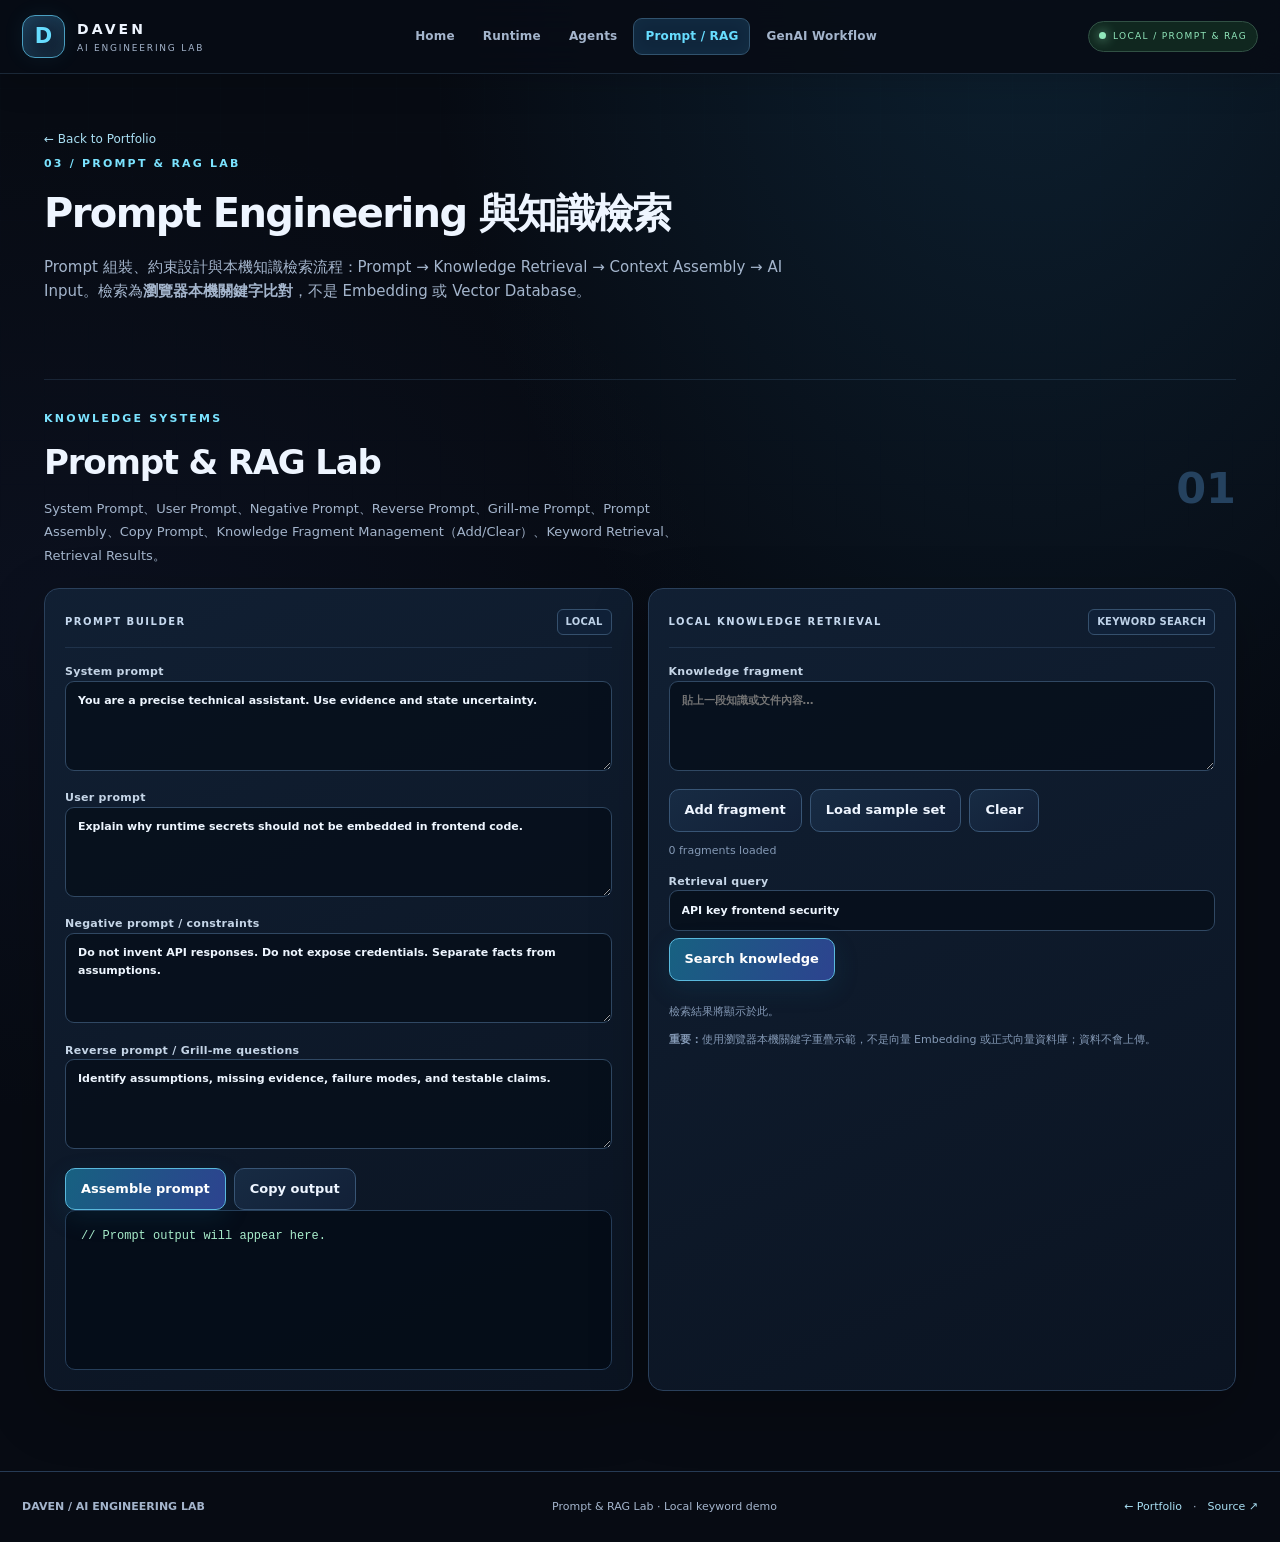
<file: prompt-rag.html>
﻿<!doctype html>
<html lang="zh-Hant">
<head>
<meta charset="utf-8">
<meta name="viewport" content="width=device-width, initial-scale=1">
<meta name="theme-color" content="#080d18">
<meta name="description" content="Prompt & RAG Lab — Prompt Engineering 與本機關鍵字知識檢索展示。">
<title>Prompt &amp; RAG Lab | Daven Demo</title>
<link rel="stylesheet" href="assets/demo.css">
</head>
<body>
<a class="skip-link" href="#main">Skip to content</a>
<div class="page-progress" aria-hidden="true"><span id="pageProgressBar"></span></div>
<header class="top">
  <a class="brand" href="index.html"><span class="brand-mark">D</span><span><b>DAVEN</b><small>AI ENGINEERING LAB</small></span></a>
  <button class="nav-toggle" id="menuToggle" type="button" aria-expanded="false" aria-controls="primaryNav">MENU <span aria-hidden="true">☰</span></button>
  <nav class="nav" id="primaryNav" aria-label="Demo navigation">
    <a href="index.html">Home</a>
    <a href="runtime.html">Runtime</a>
    <a href="agents.html">Agents</a>
    <a class="active" href="prompt-rag.html" aria-current="page">Prompt / RAG</a>
    <a href="genai-workflow.html">GenAI Workflow</a>
  </nav>
  <span class="status"><i></i>LOCAL / PROMPT &amp; RAG</span>
</header>
<main id="main">
  <a class="back-link" href="index.html">← Back to Portfolio</a>
  <div class="kicker">03 / PROMPT &amp; RAG LAB</div>
  <h1 style="margin:8px 0 6px;font-size:clamp(28px,4vw,40px);letter-spacing:-.04em">Prompt Engineering 與知識檢索</h1>
  <p class="page-intro">Prompt 組裝、約束設計與本機知識檢索流程：Prompt → Knowledge Retrieval → Context Assembly → AI Input。檢索為<strong>瀏覽器本機關鍵字比對</strong>，不是 Embedding 或 Vector Database。</p>

  <section class="lab" id="prompt"><div class="lab-head"><div><div class="kicker">KNOWLEDGE SYSTEMS</div><h2>Prompt &amp; RAG Lab</h2><p>System Prompt、User Prompt、Negative Prompt、Reverse Prompt、Grill-me Prompt、Prompt Assembly、Copy Prompt、Knowledge Fragment Management（Add/Clear）、Keyword Retrieval、Retrieval Results。</p></div><span class="num">01</span></div><div class="workbench">
    <div class="panel"><div class="panel-title">PROMPT BUILDER <span class="pill">LOCAL</span></div><label class="label" for="systemPrompt">System prompt<textarea id="systemPrompt">You are a precise technical assistant. Use evidence and state uncertainty.</textarea></label><label class="label" for="userPrompt">User prompt<textarea id="userPrompt">Explain why runtime secrets should not be embedded in frontend code.</textarea></label><label class="label" for="negativePrompt">Negative prompt / constraints<textarea id="negativePrompt">Do not invent API responses. Do not expose credentials. Separate facts from assumptions.</textarea></label><label class="label" for="reversePrompt">Reverse prompt / Grill-me questions<textarea id="reversePrompt">Identify assumptions, missing evidence, failure modes, and testable claims.</textarea></label><div class="actions-sm"><button class="btn primary" id="assemblePrompt" type="button">Assemble prompt</button><button class="btn" id="copyPrompt" type="button">Copy output</button></div><div class="output" id="assembledPrompt" aria-live="polite">// Prompt output will appear here.</div></div>
    <div class="panel"><div class="panel-title">LOCAL KNOWLEDGE RETRIEVAL <span class="pill">KEYWORD SEARCH</span></div><label class="label" for="knowledgeInput">Knowledge fragment<textarea id="knowledgeInput" placeholder="貼上一段知識或文件內容…"></textarea></label><div class="actions-sm"><button class="btn" id="addKnowledge" type="button">Add fragment</button><button class="btn" id="sampleKnowledge" type="button">Load sample set</button><button class="btn" id="clearKnowledge" type="button">Clear</button></div><div id="knowledgeCount" class="hint">0 fragments loaded</div><label class="label" for="retrievalQuery">Retrieval query<input id="retrievalQuery" type="text" value="API key frontend security"></label><button class="btn primary" id="runRetrieval" type="button">Search knowledge</button><div id="retrievalResults" class="trace" style="margin-top:12px"><div class="hint">檢索結果將顯示於此。</div></div><p class="hint"><strong>重要：</strong>使用瀏覽器本機關鍵字重疊示範，不是向量 Embedding 或正式向量資料庫；資料不會上傳。</p></div>
  </div></section>
</main>
<footer class="footer"><b>DAVEN / AI ENGINEERING LAB</b><span>Prompt &amp; RAG Lab · Local keyword demo</span><span><a href="index.html">← Portfolio</a>　·　<a href="https://github.com/jlyay45684/Daven_Demo" target="_blank" rel="noopener noreferrer">Source ↗</a></span></footer>
<div class="toast" id="toast" role="status" aria-live="polite"></div>
<script src="assets/common.js" defer></script>
<script src="assets/prompt-rag.js" defer></script>
</body>
</html>
</file>
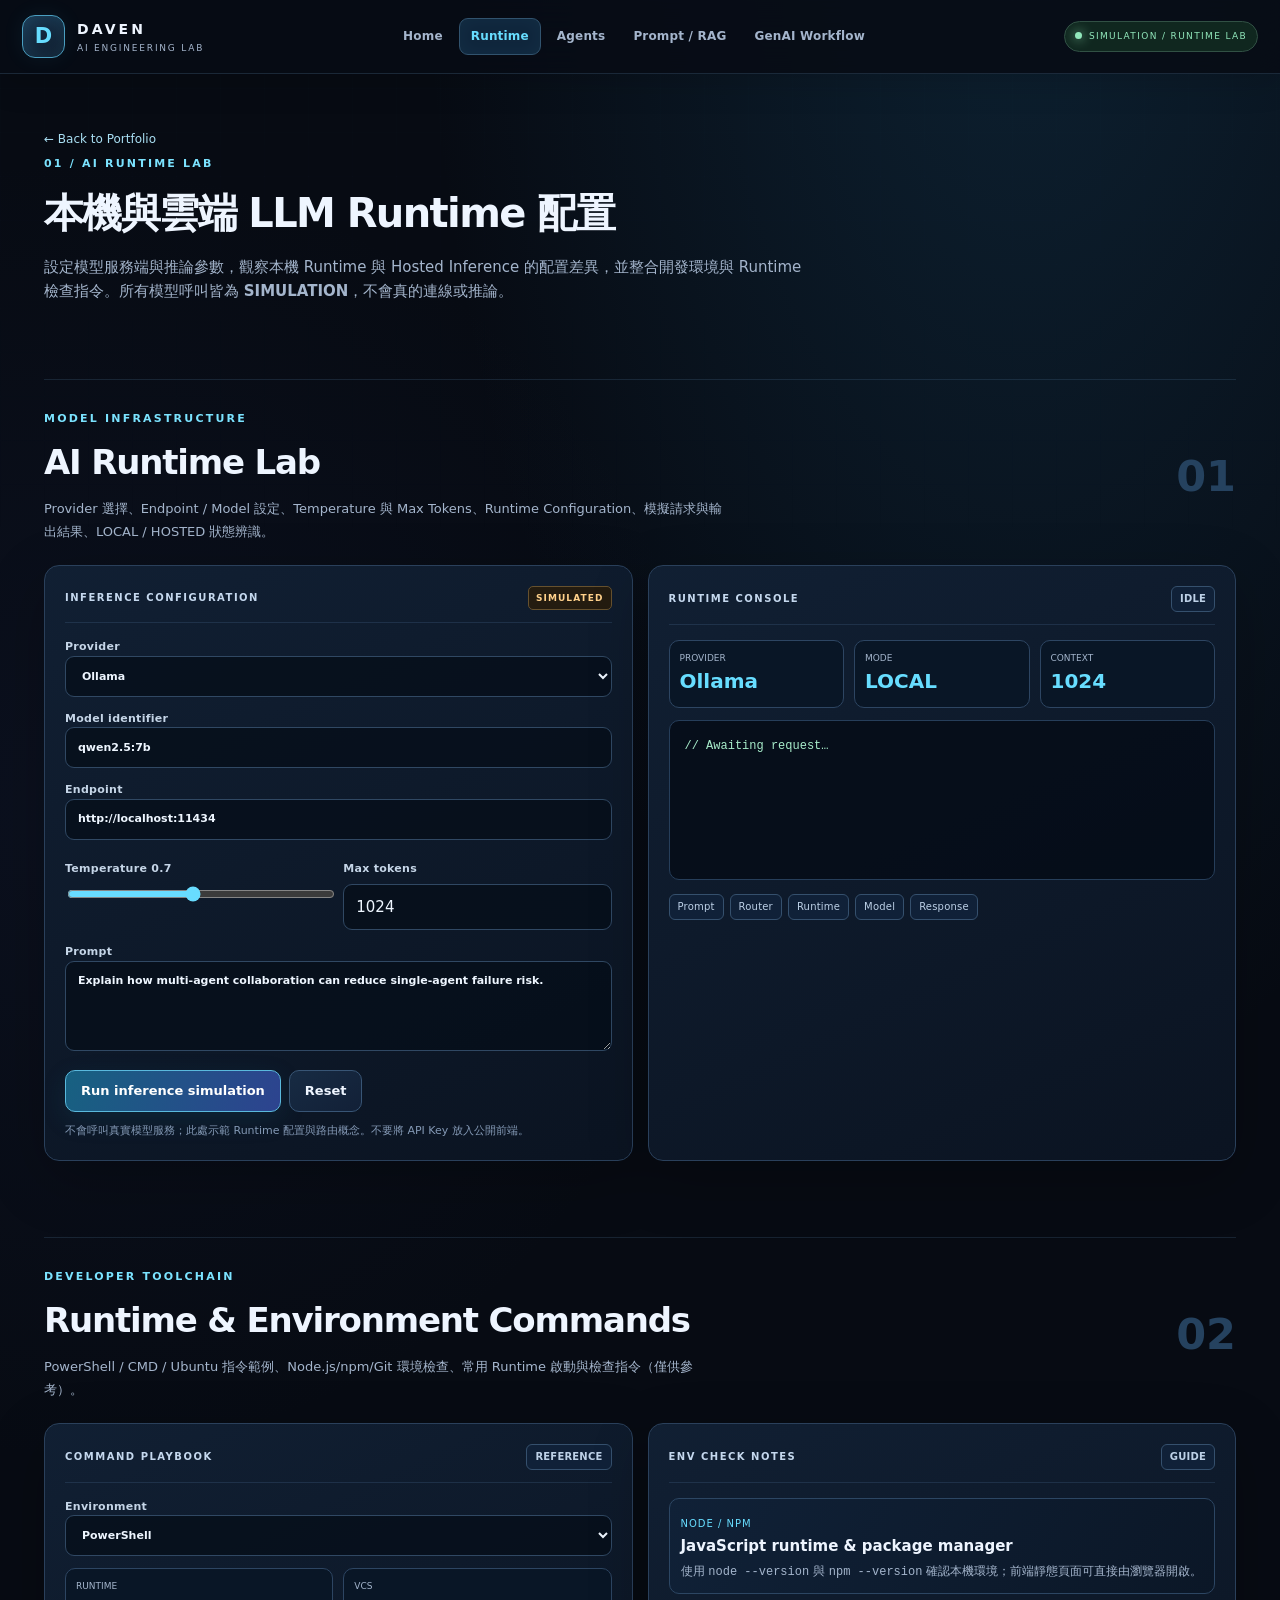
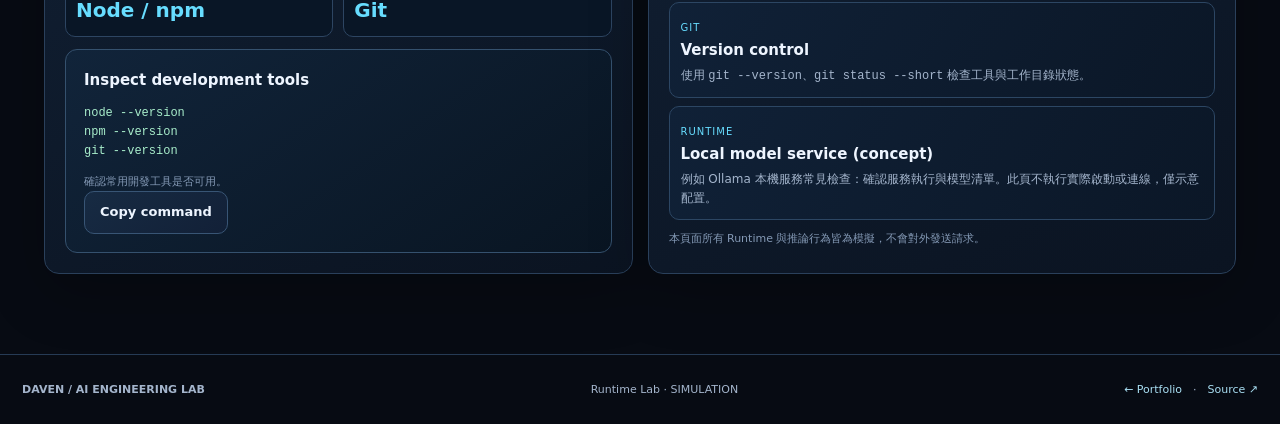
<file: runtime.html>
﻿<!doctype html>
<html lang="zh-Hant">
<head>
<meta charset="utf-8">
<meta name="viewport" content="width=device-width, initial-scale=1">
<meta name="theme-color" content="#080d18">
<meta name="description" content="AI Runtime Lab — 本機與雲端 LLM Runtime 配置與開發工具鏈展示 (SIMULATION)。">
<title>AI Runtime Lab | Daven Demo</title>
<link rel="stylesheet" href="assets/demo.css">
</head>
<body>
<a class="skip-link" href="#main">Skip to content</a>
<div class="page-progress" aria-hidden="true"><span id="pageProgressBar"></span></div>
<header class="top">
  <a class="brand" href="index.html"><span class="brand-mark">D</span><span><b>DAVEN</b><small>AI ENGINEERING LAB</small></span></a>
  <button class="nav-toggle" id="menuToggle" type="button" aria-expanded="false" aria-controls="primaryNav">MENU <span aria-hidden="true">☰</span></button>
  <nav class="nav" id="primaryNav" aria-label="Demo navigation">
    <a href="index.html">Home</a>
    <a class="active" href="runtime.html" aria-current="page">Runtime</a>
    <a href="agents.html">Agents</a>
    <a href="prompt-rag.html">Prompt / RAG</a>
    <a href="genai-workflow.html">GenAI Workflow</a>
  </nav>
  <span class="status"><i></i>SIMULATION / RUNTIME LAB</span>
</header>
<main id="main">
  <a class="back-link" href="index.html">← Back to Portfolio</a>
  <div class="kicker">01 / AI RUNTIME LAB</div>
  <h1 style="margin:8px 0 6px;font-size:clamp(28px,4vw,40px);letter-spacing:-.04em">本機與雲端 LLM Runtime 配置</h1>
  <p class="page-intro">設定模型服務端與推論參數，觀察本機 Runtime 與 Hosted Inference 的配置差異，並整合開發環境與 Runtime 檢查指令。所有模型呼叫皆為 <strong>SIMULATION</strong>，不會真的連線或推論。</p>

  <section class="lab" id="runtime"><div class="lab-head"><div><div class="kicker">MODEL INFRASTRUCTURE</div><h2>AI Runtime Lab</h2><p>Provider 選擇、Endpoint / Model 設定、Temperature 與 Max Tokens、Runtime Configuration、模擬請求與輸出結果、LOCAL / HOSTED 狀態辨識。</p></div><span class="num">01</span></div><div class="workbench">
    <div class="panel"><div class="panel-title">INFERENCE CONFIGURATION <span class="sim">SIMULATED</span></div><label class="label" for="provider">Provider<select id="provider"><option>Ollama</option><option>Hugging Face</option><option>Groq</option></select></label><label class="label" for="model">Model identifier<input id="model" type="text" value="qwen2.5:7b"></label><label class="label" for="endpoint">Endpoint<input id="endpoint" type="text" value="http://localhost:11434"></label><div class="grid2"><div><label class="label" for="temp">Temperature <output id="tempOut">0.7</output></label><input id="temp" type="range" min="0" max="1.5" step=".1" value=".7"></div><div><label class="label" for="tokens">Max tokens</label><input id="tokens" type="number" min="64" max="8192" value="1024"></div></div><label class="label" for="runtimePrompt">Prompt<textarea id="runtimePrompt">Explain how multi-agent collaboration can reduce single-agent failure risk.</textarea></label><div class="actions-sm"><button class="btn primary" id="runRuntime" type="button">Run inference simulation</button><button class="btn" id="resetRuntime" type="button">Reset</button></div><p class="hint">不會呼叫真實模型服務；此處示範 Runtime 配置與路由概念。不要將 API Key 放入公開前端。</p></div>
    <div class="panel"><div class="panel-title">RUNTIME CONSOLE <span class="pill" id="runtimeState">IDLE</span></div><div class="kpis"><div><small>PROVIDER</small><b id="providerOut">Ollama</b></div><div><small>MODE</small><b id="modeOut">LOCAL</b></div><div><small>CONTEXT</small><b id="contextOut">1024</b></div></div><div class="output" id="runtimeOutput" aria-live="polite">// Awaiting request…</div><div class="tags"><span>Prompt</span><span>Router</span><span>Runtime</span><span>Model</span><span>Response</span></div></div>
  </div></section>

  <section class="lab" id="toolchain"><div class="lab-head"><div><div class="kicker">DEVELOPER TOOLCHAIN</div><h2>Runtime & Environment Commands</h2><p>PowerShell / CMD / Ubuntu 指令範例、Node.js/npm/Git 環境檢查、常用 Runtime 啟動與檢查指令（僅供參考）。</p></div><span class="num">02</span></div><div class="workbench">
    <div class="panel"><div class="panel-title">COMMAND PLAYBOOK <span class="pill">REFERENCE</span></div><label class="label" for="shell">Environment<select id="shell"><option value="powershell">PowerShell</option><option value="cmd">Windows CMD</option><option value="bash">Ubuntu / Bash</option><option value="bat">Windows Batch</option></select></label><div class="kpis"><div><small>RUNTIME</small><b>Node / npm</b></div><div><small>VCS</small><b>Git</b></div></div><div class="preview"><b id="commandTitle">Inspect development tools</b><pre id="commandText" style="white-space:pre-wrap;color:#a8edcb;font-size:12px">node --version
npm --version
git --version</pre><p class="hint" id="commandNote">確認常用開發工具是否可用。</p><button class="btn" id="copyCommand" type="button">Copy command</button></div></div>
    <div class="panel"><div class="panel-title">ENV CHECK NOTES <span class="pill">GUIDE</span></div><div class="trace"><div class="trace-item"><small>NODE / NPM</small><b>JavaScript runtime & package manager</b><p>使用 <code>node --version</code> 與 <code>npm --version</code> 確認本機環境；前端靜態頁面可直接由瀏覽器開啟。</p></div><div class="trace-item"><small>GIT</small><b>Version control</b><p>使用 <code>git --version</code>、<code>git status --short</code> 檢查工具與工作目錄狀態。</p></div><div class="trace-item"><small>RUNTIME</small><b>Local model service (concept)</b><p>例如 Ollama 本機服務常見檢查：確認服務執行與模型清單。此頁不執行實際啟動或連線，僅示意配置。</p></div></div><p class="hint">本頁面所有 Runtime 與推論行為皆為模擬，不會對外發送請求。</p></div>
  </div></section>
</main>
<footer class="footer"><b>DAVEN / AI ENGINEERING LAB</b><span>Runtime Lab · SIMULATION</span><span><a href="index.html">← Portfolio</a>　·　<a href="https://github.com/jlyay45684/Daven_Demo" target="_blank" rel="noopener noreferrer">Source ↗</a></span></footer>
<div class="toast" id="toast" role="status" aria-live="polite"></div>
<script src="assets/common.js" defer></script>
<script src="assets/runtime.js" defer></script>
</body>
</html>
</file>
<file: assets/demo.css>
﻿/* Shared demo styles - Daven AI Engineering Lab */
:root{color-scheme:dark;--bg:#080d18;--panel:#101a2b;--panel2:#142137;--line:#26364f;--ink:#e9f1ff;--muted:#9aacc5;--cyan:#63d9ff;--blue:#748cff;--green:#8be0b1;--amber:#ffcb77;--red:#ff8d9b}
*{box-sizing:border-box}html{scroll-behavior:smooth}body{margin:0;background:radial-gradient(ellipse at 78% 0%,#122c47 0,transparent 38%),var(--bg);color:var(--ink);font:15px/1.6 Inter,ui-sans-serif,system-ui,-apple-system,"Segoe UI","Noto Sans TC",sans-serif}
a{color:inherit;text-decoration:none}button,input,select,textarea{font:inherit}button{cursor:pointer}
.top{position:sticky;top:0;z-index:10;display:flex;align-items:center;justify-content:space-between;gap:18px;padding:13px max(22px,calc((100% - 1240px)/2));background:#080d18eF;border-bottom:1px solid #26364f;backdrop-filter:blur(18px)}
.brand{display:flex;align-items:center;gap:11px;min-width:190px}.brand-mark{display:grid;place-items:center;width:40px;height:40px;border:1px solid #4b91b3;border-radius:12px;color:var(--cyan);font-weight:900;font-size:21px;box-shadow:inset 0 0 20px #4dd9ff18}.brand b{display:block;letter-spacing:.16em}.brand small{display:block;color:var(--muted);font-size:10px;letter-spacing:.18em}
.nav{display:flex;flex-wrap:wrap;justify-content:center;gap:6px}.nav a,.nav button{border:1px solid transparent;background:transparent;color:var(--muted);padding:8px 10px;border-radius:8px;font-size:12px}.nav a:hover,.nav a.active,.nav button:hover,.nav button.active{border-color:#31536e;background:#10263c;color:var(--cyan)}
.status{font-size:10px;letter-spacing:.15em;color:var(--green);white-space:nowrap}.status i{display:inline-block;width:7px;height:7px;border-radius:50%;background:var(--green);margin-right:7px;box-shadow:0 0 12px var(--green)}
main{max-width:1240px;margin:auto;padding:42px 24px 80px}.hero{display:grid;grid-template-columns:1.2fr .8fr;align-items:center;gap:35px;padding:50px 0 35px}.eyebrow,.kicker{font-size:11px;letter-spacing:.18em;color:var(--cyan);text-transform:uppercase}.hero h1{font-size:clamp(38px,6vw,68px);line-height:1.04;letter-spacing:-.055em;margin:17px 0}.hero h1 em{font-style:normal;color:var(--cyan)}.hero p{max-width:670px;color:#b3c2d7;font-size:17px}.actions{display:flex;gap:10px;flex-wrap:wrap;margin:24px 0}.btn{border:1px solid #34506d;background:#14243a;color:var(--ink);padding:10px 15px;border-radius:9px;font-weight:700;font-size:13px;display:inline-block}.btn.primary{background:linear-gradient(110deg,#155170,#263d80);border-color:#4c9fc2;color:#fff}.btn:hover{filter:brightness(1.18)}.hero-art{min-height:280px;position:relative;display:grid;place-items:center}.orb{width:155px;height:155px;border-radius:50%;border:1px solid #58c9f5;display:grid;place-items:center;color:var(--cyan);font-size:34px;font-weight:900;box-shadow:0 0 65px #48bce933,inset 0 0 35px #48bce922;position:relative}.orb:before,.orb:after{content:"";position:absolute;border:1px solid #477b9d70;border-radius:50%;width:240px;height:240px;transform:rotate(-28deg) scaleY(.45)}.orb:after{width:310px;height:310px;transform:rotate(42deg) scaleY(.38)}.sat{position:absolute;padding:7px 11px;background:#12233a;border:1px solid #355a7b;border-radius:8px;color:#c3eaff;font-size:11px}.s1{top:12%;left:16%}.s2{top:22%;right:7%}.s3{bottom:22%;left:7%}.s4{bottom:8%;right:18%}
.stats{display:grid;grid-template-columns:repeat(4,1fr);gap:10px;margin:12px 0 50px}.stat,.panel,.cap{background:linear-gradient(150deg,#122039,#0d1626);border:1px solid var(--line);border-radius:14px}.stat{padding:15px 18px}.stat b{display:block;color:var(--cyan);font-size:25px}.stat span{color:var(--muted);font-size:11px}
.section-head{display:flex;align-items:end;justify-content:space-between;gap:18px;margin:56px 0 20px}.section-head h2{font-size:30px;line-height:1.1;margin:8px 0}.section-head p{max-width:560px;color:var(--muted);margin:0}.capgrid{display:grid;grid-template-columns:repeat(3,1fr);gap:12px}.cap{padding:19px;transition:.2s;display:block}.cap:hover{transform:translateY(-3px);border-color:#4c8eb3}.cap .num{font-size:10px;color:var(--cyan);letter-spacing:.15em}.cap h3{margin:9px 0 6px}.cap p{margin:0;color:var(--muted);font-size:13px}.tags{display:flex;flex-wrap:wrap;gap:5px;margin-top:14px}.tags span,.pill{font-size:10px;padding:4px 7px;border:1px solid #2d4763;border-radius:6px;color:#b6cce4;background:#102038}
.lab{margin-top:62px;scroll-margin-top:90px}.lab-head{display:flex;justify-content:space-between;gap:15px;align-items:start;margin-bottom:18px}.lab-head h2{font-size:30px;margin:5px 0}.lab-head p{max-width:740px;color:var(--muted);margin:0}.num{font-size:34px;color:#385875;font-weight:800}.workbench{display:grid;grid-template-columns:1fr 1fr;gap:13px}.panel{padding:18px;min-width:0}.panel-title{display:flex;justify-content:space-between;align-items:center;font-size:11px;letter-spacing:.12em;color:#c5d8ee;margin-bottom:16px}.label{display:block;font-size:12px;color:#b8c8dd;margin:12px 0 6px}input[type=text],input[type=number],select,textarea{width:100%;background:#081321;border:1px solid #2a405c;border-radius:8px;color:var(--ink);padding:10px 11px;outline:none}input:focus,select:focus,textarea:focus{border-color:#58c8ef;box-shadow:0 0 0 2px #58c8ef20}textarea{min-height:82px;resize:vertical}input[type=range]{width:100%;accent-color:var(--cyan)}input[type=checkbox]{accent-color:var(--cyan);width:auto}.grid2{display:grid;grid-template-columns:1fr 1fr;gap:10px}.actions-sm{display:flex;gap:8px;flex-wrap:wrap;margin-top:13px}.output{min-height:160px;max-height:360px;overflow:auto;white-space:pre-wrap;background:#07101c;border:1px solid #1e3047;border-radius:9px;padding:14px;color:#a8edcb;font:12px/1.65 ui-monospace,Consolas,monospace}.hint{font-size:11px;color:#8499b5;margin:10px 0 0}.sim{border:1px solid #66512e;background:#241c10;color:var(--amber);font-size:9px;letter-spacing:.12em;padding:4px 7px;border-radius:5px}.checkrow{display:flex;align-items:center;gap:8px;padding:7px 0;color:#c8d6e8;font-size:13px}.trace{display:grid;gap:8px}.trace-item{padding:11px;border:1px solid #2b415d;border-radius:8px;background:#0b1727}.trace-item small{color:var(--cyan);font-size:10px;letter-spacing:.1em}.trace-item b{display:block}.trace-item p{margin:4px 0 0;color:var(--muted);font-size:12px}.nodegraph{display:grid;grid-template-columns:repeat(5,1fr);gap:7px;align-items:center}.node{padding:12px 5px;text-align:center;border:1px solid #335675;background:#0b1b2d;border-radius:8px;font-size:11px}.node small{display:block;color:var(--cyan);font-size:9px}.node.done{border-color:var(--green);box-shadow:0 0 14px #8be0b122}.diff{font:12px/1.6 ui-monospace,monospace;white-space:pre-wrap;overflow-wrap:anywhere;background:#07101c;padding:12px;border-radius:8px;min-height:80px}.added{color:var(--green)}.removed{color:var(--red)}.bar{height:9px;background:#25364b;border-radius:9px;overflow:hidden}.bar i{display:block;height:100%;background:linear-gradient(90deg,#35a3c9,#8be0b1);width:0}.preview{border:1px solid #324b68;border-radius:10px;padding:18px;background:#0a1727}.preview h3{margin:4px 0 8px}.preview-card{background:#172940;padding:12px;border-radius:8px}.kpis{display:flex;flex-wrap:wrap;gap:10px;margin:12px 0}.kpis div{flex:1;min-width:90px;padding:10px;background:#0b1727;border:1px solid #283e58;border-radius:8px}.kpis small{display:block;color:var(--muted);font-size:9px}.kpis b{font-size:20px;color:var(--cyan)}.footer{border-top:1px solid var(--line);padding:24px max(22px,calc((100% - 1240px)/2));color:var(--muted);font-size:11px;display:flex;justify-content:space-between;gap:10px}.toast{position:fixed;right:20px;bottom:20px;background:#17334c;border:1px solid #4c96ba;color:#eafaff;padding:11px 15px;border-radius:8px;opacity:0;transform:translateY(8px);transition:.2s;pointer-events:none}.toast.show{opacity:1;transform:none}
@media(max-width:900px){.top{flex-wrap:wrap}.nav{order:3;width:100%;justify-content:flex-start}.hero{grid-template-columns:1fr;padding-top:25px}.hero-art{min-height:230px}.capgrid{grid-template-columns:repeat(2,1fr)}}
@media(max-width:640px){main{padding:24px 15px 55px}.top{padding:10px 14px}.status{display:none}.capgrid,.stats,.workbench{grid-template-columns:1fr}.stats{grid-template-columns:repeat(2,1fr)}.section-head,.lab-head{display:block}.num{font-size:22px}.nodegraph{grid-template-columns:1fr}.footer{display:block;padding:20px}.footer span{display:block;margin-top:6px}.nav a,.nav button{padding:7px;font-size:11px}}
/* === Visual system refinement === */
:root{--bg:#070b13;--panel:#0e1726;--panel2:#13243a;--line:#263b55;--ink:#eef5ff;--muted:#a4b5cc;--cyan:#67ddff;--blue:#8095ff;--green:#91e7bb;--amber:#ffd18b;--red:#ff9ba8;--radius:16px;--shadow:0 18px 60px rgba(0,0,0,.24)}
html{scroll-padding-top:94px}
body{background-color:var(--bg);background-image:radial-gradient(ellipse at 80% -10%,rgba(30,98,139,.27),transparent 42%),radial-gradient(ellipse at 5% 40%,rgba(42,55,112,.12),transparent 38%)}
body:after{content:"";position:fixed;inset:0;z-index:-1;pointer-events:none;opacity:.14;background-image:linear-gradient(rgba(119,168,209,.10) 1px,transparent 1px),linear-gradient(90deg,rgba(119,168,209,.10) 1px,transparent 1px);background-size:44px 44px;mask-image:linear-gradient(to bottom,black,transparent 78%)}
a{transition:color .18s ease,border-color .18s ease,background .18s ease}button,input,select,textarea{font:inherit}
button:focus-visible,a:focus-visible,input:focus-visible,select:focus-visible,textarea:focus-visible{outline:2px solid var(--cyan);outline-offset:3px}
.skip-link{position:fixed;top:8px;left:8px;z-index:1000;padding:9px 13px;background:#eaf8ff;color:#08111d;border-radius:8px;transform:translateY(-150%);font-size:12px;font-weight:800}.skip-link:focus{transform:translateY(0)}
.page-progress{position:fixed;inset:0 0 auto;height:3px;z-index:100;background:transparent}.page-progress span{display:block;width:0;height:100%;background:linear-gradient(90deg,#4e9dff,#63e2ff,#a0f0ce);box-shadow:0 0 12px #63d9ff80}
.top{min-height:74px;padding-top:12px;padding-bottom:12px;background:rgba(7,12,21,.88);border-bottom-color:rgba(91,133,174,.23);box-shadow:0 8px 35px rgba(0,0,0,.14)}
.brand{gap:12px;min-width:175px}.brand-mark{width:43px;height:43px;border-radius:13px;background:linear-gradient(145deg,#18324b,#0e1828);border-color:#4a9fc1;box-shadow:inset 0 0 22px #4dd9ff20,0 0 22px #4dd9ff12}
.brand b{font-size:14px;letter-spacing:.22em}.brand small{font-size:9px;letter-spacing:.2em}
.nav{gap:4px}.nav a,.nav button{padding:8px 11px;border-radius:9px;font-weight:650;letter-spacing:.015em}.nav a.active,.nav button.active{box-shadow:inset 0 0 18px #5ad6ff0b}
.nav-toggle{display:none;border:1px solid var(--line);border-radius:9px;background:#102036;color:var(--ink);padding:9px 12px;font-size:11px;letter-spacing:.1em;font-weight:800}.nav-toggle span{margin-left:7px;color:var(--cyan)}
.status{padding:7px 10px;border:1px solid #315044;border-radius:99px;background:#10271f;font-size:9px}
main{padding-top:52px}.hero{min-height:430px;padding:54px 0 42px;position:relative}.hero>div:first-child{position:relative;z-index:1}
.eyebrow,.kicker{font-weight:800;color:#7be3ff;letter-spacing:.2em}.hero h1{font-size:clamp(42px,6.4vw,76px);line-height:1.01;letter-spacing:-.06em;margin:20px 0 17px}
.hero h1 em{background:linear-gradient(100deg,#73dfff 5%,#9aa9ff 58%,#b8f6e0);-webkit-background-clip:text;background-clip:text;color:transparent}
.hero p{line-height:1.85;color:#c0ccdc;max-width:630px}.actions{gap:9px;margin:27px 0 20px}
.btn{min-height:40px;padding:10px 15px;border-color:#385575;background:linear-gradient(145deg,#172b43,#122037);border-radius:10px;transition:transform .18s ease,filter .18s ease,border-color .18s ease}
.btn:hover{filter:brightness(1.18);transform:translateY(-1px);border-color:#5d99ba}
.btn.primary{background:linear-gradient(110deg,#176181,#2d438f);border-color:#5ab9dd;box-shadow:0 8px 25px #17618130}
.hero-art{min-height:320px;isolation:isolate}.orb{background:radial-gradient(circle at 35% 28%,#17364e,#0a1423 68%);animation:corePulse 5s ease-in-out infinite}
.orb:before{animation:orbitA 24s linear infinite}.orb:after{animation:orbitA 34s linear infinite reverse}
.sat{box-shadow:0 8px 24px #0005;letter-spacing:.1em;text-transform:uppercase}
.s1{animation:floatA 5s ease-in-out infinite}.s2{animation:floatA 6s ease-in-out -2s infinite}.s3{animation:floatA 7s ease-in-out -3s infinite}.s4{animation:floatA 5.5s ease-in-out -1s infinite}
@keyframes corePulse{50%{box-shadow:0 0 85px #48bce955,inset 0 0 42px #48bce933}}@keyframes orbitA{to{rotate:360deg}}@keyframes floatA{50%{translate:0 -8px}}
.stats{gap:12px;margin-bottom:64px}.stat{position:relative;overflow:hidden;padding:18px 20px;border-radius:13px;background:linear-gradient(140deg,rgba(20,39,63,.92),rgba(11,22,37,.94));box-shadow:0 10px 28px #0002}
.stat:after{content:"";position:absolute;right:-24px;top:-35px;width:90px;height:90px;border:1px solid #6bdcff25;border-radius:50%;box-shadow:0 0 0 12px #6bdcff08,0 0 0 25px #6bdcff05}
.stat b{font-size:27px;letter-spacing:-.04em}.stat span{font-size:10px;letter-spacing:.07em;text-transform:uppercase}
.section-head{margin:62px 0 22px}.section-head h2,.lab-head h2{font-size:clamp(25px,3vw,34px);letter-spacing:-.035em}.section-head p,.lab-head p{line-height:1.8;font-size:13px}
.capgrid{gap:14px}.cap{position:relative;overflow:hidden;min-height:176px;padding:21px 21px 19px;border-radius:15px;background:linear-gradient(145deg,rgba(19,37,60,.96),rgba(11,20,34,.98));box-shadow:0 12px 30px rgba(0,0,0,.14)}
.cap:before{content:"";position:absolute;inset:0 auto 0 0;width:2px;background:linear-gradient(180deg,var(--cyan),transparent 82%);opacity:.55}
.cap:after{content:"↗";position:absolute;right:18px;top:15px;color:#7398b9;font-size:15px;opacity:.7}
.cap:hover{transform:translateY(-4px);border-color:#5799bf;box-shadow:0 18px 40px #0004,0 0 26px #41bce90d}
.cap .num{font-size:9px;letter-spacing:.17em;color:#77dfff}.cap h3{font-size:17px;letter-spacing:-.02em;margin:12px 0 7px}.cap p{max-width:360px;line-height:1.7}
.tags{gap:6px}.tags span,.pill{padding:4px 8px;border-color:#35506d;background:#102138;color:#bdd1e7;letter-spacing:.02em}
.lab{margin-top:76px;padding-top:30px;border-top:1px solid rgba(83,123,161,.22);scroll-margin-top:94px}.lab-head{align-items:center;margin-bottom:21px}.lab-head h2{margin:8px 0 7px}.lab-head p{max-width:680px}.lab-head>.num{font-size:43px;color:#25425f;line-height:1}
.workbench{gap:15px;align-items:stretch}.panel{padding:20px;border-radius:15px;background:linear-gradient(155deg,rgba(17,32,52,.98),rgba(11,20,34,.98));box-shadow:var(--shadow);border-color:#2a405b}
.panel-title{padding-bottom:12px;border-bottom:1px solid rgba(91,132,173,.2);margin-bottom:15px;font-size:10px;font-weight:800;letter-spacing:.15em}
.label{font-size:11px;font-weight:700;letter-spacing:.025em;color:#c5d5e7;margin:13px 0 7px}
input[type=text],input[type=number],select,textarea{background:rgba(5,14,25,.8);border-color:#304863;border-radius:9px;padding:10px 12px;color:#eef6ff;min-height:41px;transition:border-color .15s,box-shadow .15s}
textarea{line-height:1.6;min-height:90px}input[type=range]{accent-color:#68dcff;cursor:pointer}
input[type=color]{width:100%;height:41px;background:#081321;border:1px solid #304863;border-radius:9px;padding:4px}
.checkrow{padding:8px 10px;margin:3px 0;border:1px solid transparent;border-radius:8px;transition:background .15s,border-color .15s}.checkrow:hover{background:#12243a;border-color:#2c4967}
.output,.diff{border:1px solid #263e5a;border-radius:10px;background:rgba(4,12,22,.82);padding:15px}.output{line-height:1.75}
.trace-item{border-radius:10px;background:linear-gradient(120deg,#102137,#0b1727);border-color:#2c4663}
.node{border-radius:9px;background:linear-gradient(145deg,#132b43,#0a192a);border-color:#3b5b7c;min-height:62px}.node.done{border-color:#8be0b1;box-shadow:0 0 18px #8be0b129}
.preview{border-radius:12px;background:linear-gradient(145deg,#11243a,#091522);border-color:#35516e}.kpis div{border-radius:10px;background:#091626;border-color:#2d4562}.bar{background:#1d3047}
.footer{padding-top:26px;padding-bottom:26px;border-color:#263b55}.footer a{color:#a9dff3}.footer a:hover{color:#fff}
.toast{z-index:100;background:#15334a;border-color:#4e91b6;box-shadow:0 12px 35px #0008}
.badge-soon{display:inline-block;margin-left:8px;font-size:9px;letter-spacing:.12em;padding:3px 7px;border:1px solid #66512e;background:#241c10;color:var(--amber);border-radius:5px;vertical-align:middle}
.cap.disabled{cursor:default;opacity:.82}.cap.disabled:hover{transform:none;border-color:var(--line);box-shadow:0 12px 30px rgba(0,0,0,.14)}
.back-link{font-size:12px;color:#a9dff3;display:inline-flex;align-items:center;gap:6px;margin-bottom:6px}.back-link:hover{color:#fff}
.page-intro{margin:10px 0 28px;color:var(--muted);max-width:760px}
@media(max-width:980px){.top{gap:10px}.brand{min-width:0}.status{margin-left:auto}}
@media(max-width:760px){.top{display:flex;justify-content:space-between;flex-wrap:wrap;padding:10px 15px}.nav-toggle{display:block}.status{display:none}.nav{display:none;order:4;width:100%;padding:8px 0 3px;justify-content:flex-start;border-top:1px solid #263b55}.top.nav-open .nav{display:flex}.nav a,.nav button{flex:1 1 29%;text-align:center}main{padding:25px 16px 58px}.hero{min-height:0;padding:30px 0 18px;gap:4px}.hero-art{min-height:245px}.hero h1{font-size:clamp(39px,11vw,60px)}.hero p{font-size:15px}.stats{margin-bottom:48px}.section-head{display:block;margin-top:48px}.section-head p{margin-top:10px}.lab{margin-top:56px;padding-top:24px}.lab-head>.num{display:none}}
@media(max-width:520px){.capgrid{grid-template-columns:1fr}.cap{min-height:0}.workbench{grid-template-columns:1fr}.stats{grid-template-columns:repeat(2,minmax(0,1fr));gap:8px}.stat{padding:14px}.stat b{font-size:23px}.stat span{font-size:9px}.grid2{grid-template-columns:1fr}.nodegraph{grid-template-columns:1fr}.nodegraph .node{min-height:0}.actions .btn{flex:1 1 100%;text-align:center}.footer{display:grid;gap:9px;padding:20px 16px}}
@media(prefers-reduced-motion:reduce){*,*::before,*::after{scroll-behavior:auto!important;animation-duration:.01ms!important;animation-iteration-count:1!important;transition-duration:.01ms!important}}
</file>
